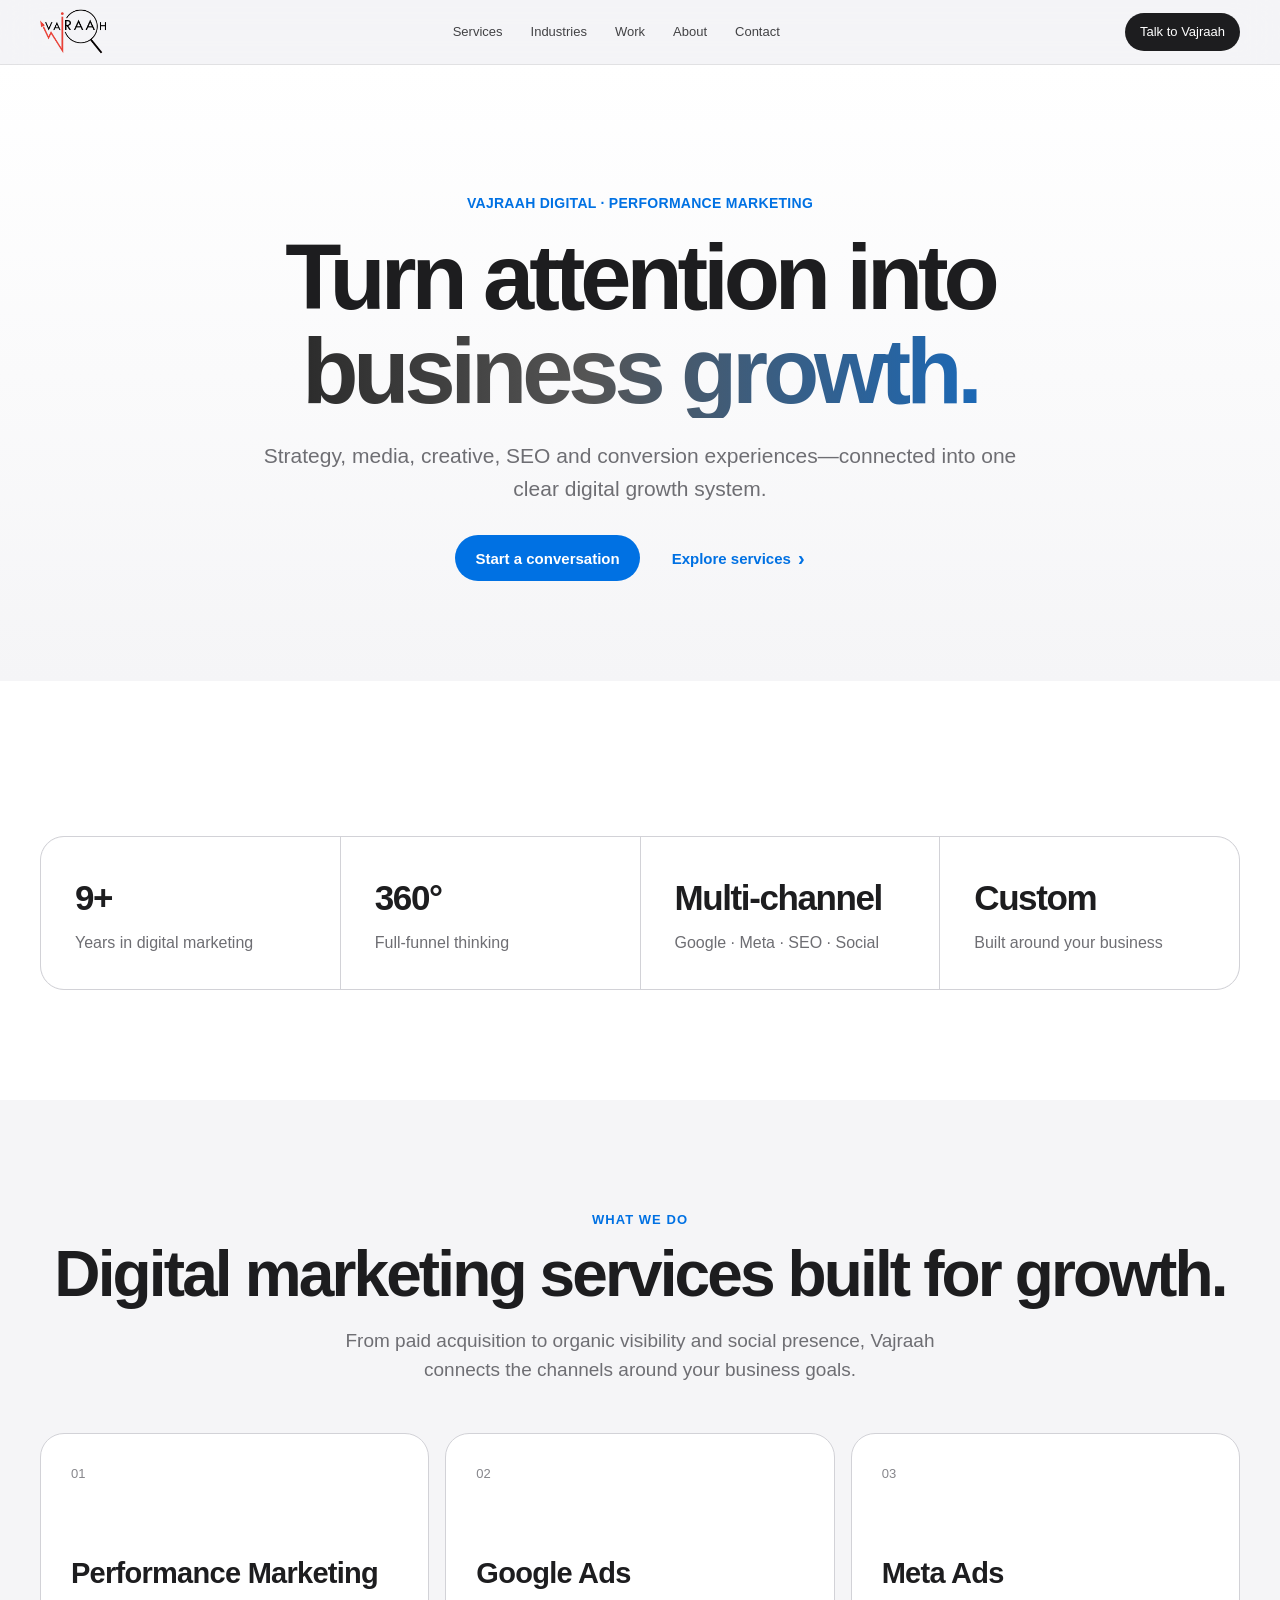
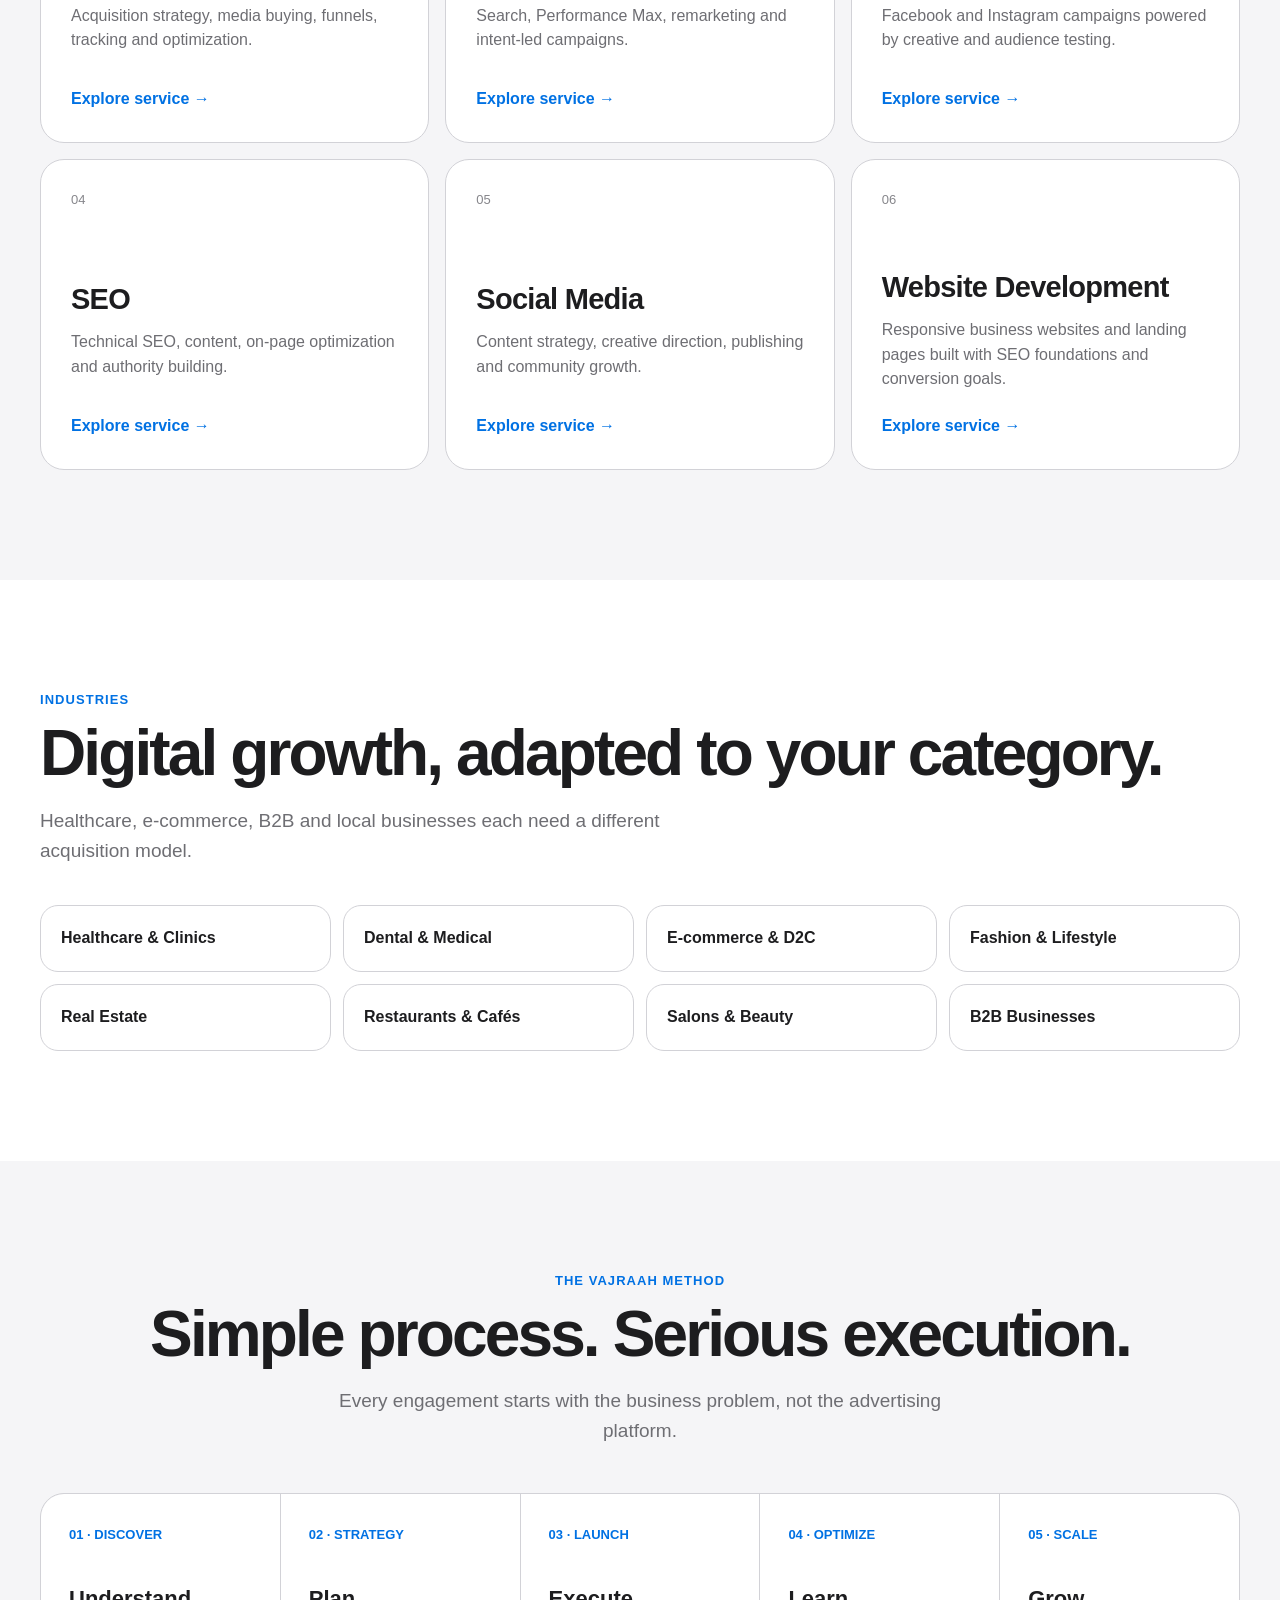
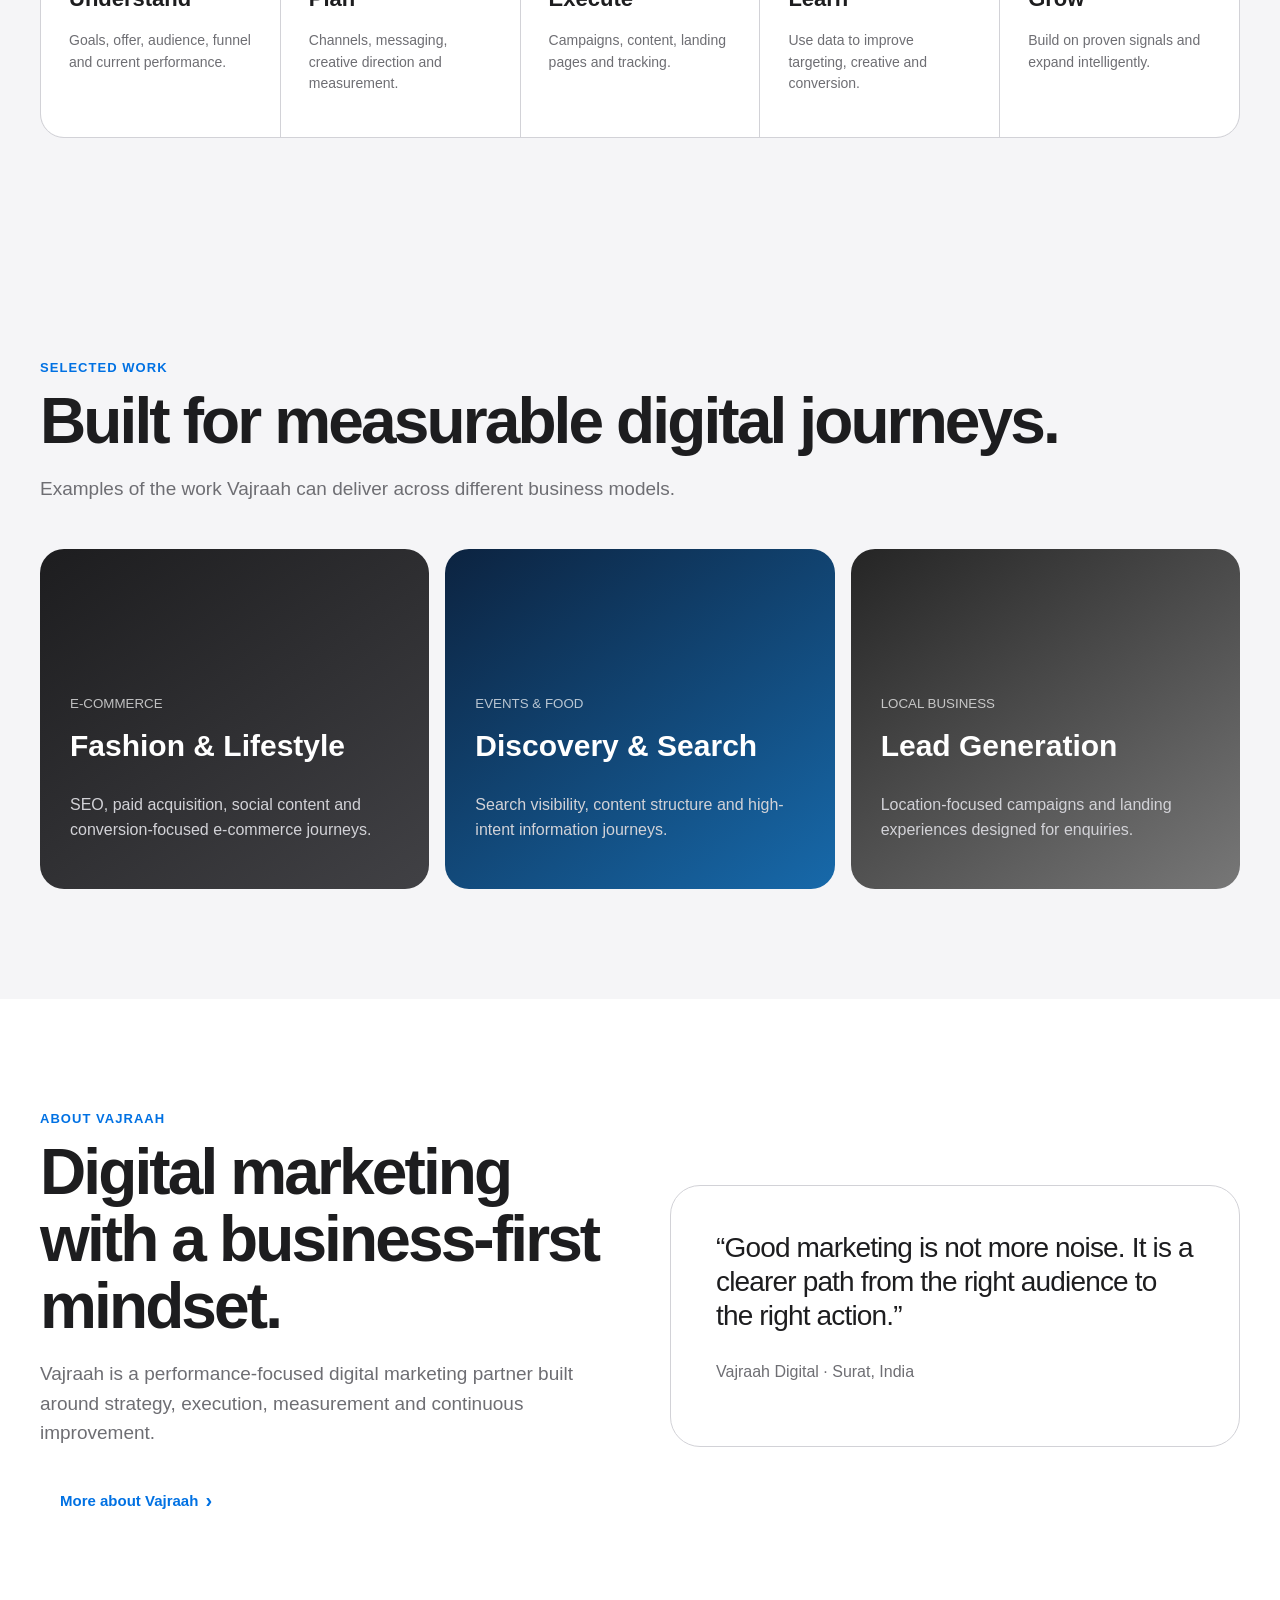
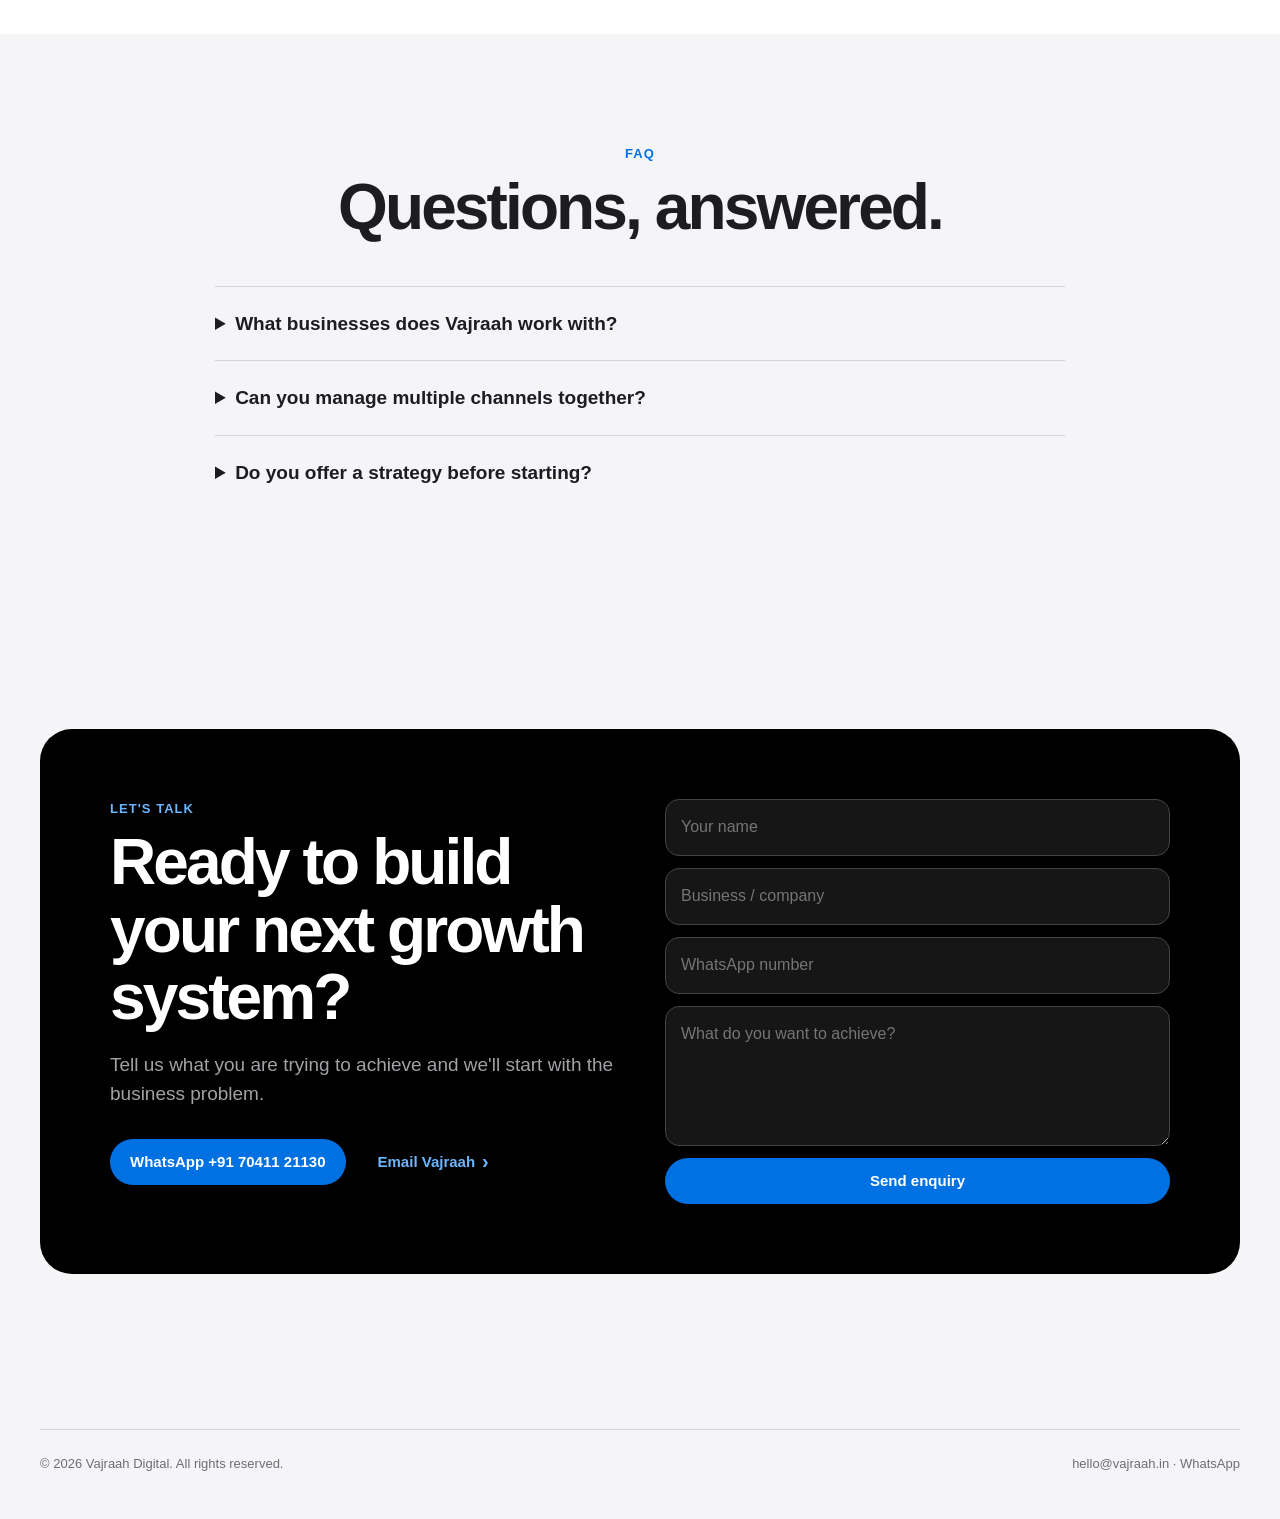
<file: index.html>
<!doctype html>
<html lang="en">
<head>
<meta charset="utf-8"><meta name="viewport" content="width=device-width,initial-scale=1">
<title>Digital Marketing Agency in Surat | Vajraah Digital</title>
<meta name="description" content="Vajraah Digital is a digital marketing agency in Surat, Gujarat offering Google Ads, Meta Ads, performance marketing, SEO and social media management for growth-focused businesses.">
<link rel="canonical" href="https://vajraah.in/"><meta name="theme-color" content="#f5f5f7"><meta name="robots" content="index, follow, max-image-preview:large"><meta name="author" content="Vajraah Digital"><meta name="keywords" content="digital marketing agency in Surat, digital marketing company Surat, performance marketing agency Surat, Google Ads agency Surat, Meta Ads agency Surat, SEO agency Surat, social media management Surat">
<link rel="stylesheet" href="styles.css"><meta property="og:type" content="website"><meta property="og:title" content="Vajraah Digital | Digital Marketing Agency in Surat"><meta property="og:description" content="Google Ads, Meta Ads, performance marketing, SEO and social media management for growth-focused businesses."><meta property="og:url" content="https://vajraah.in/"><meta property="og:image" content="https://vajraah.in/vajraah-logo.webp"><meta name="twitter:card" content="summary_large_image"><script defer src="script.js"></script>
<script type="application/ld+json">{"@context":"https://schema.org","@type":"ProfessionalService","name":"Vajraah Digital","url":"https://vajraah.in/","telephone":"+91-7041121130","areaServed":"India","serviceType":["Performance Marketing","Google Ads","Meta Ads","SEO","Social Media Management","Website Development"],"address":{"@type":"PostalAddress","addressLocality":"Surat","addressRegion":"Gujarat","addressCountry":"IN"}}</script>
<script async src="https://www.googletagmanager.com/gtag/js?id=G-N3TERRL4EP"></script>
<script>
window.dataLayer = window.dataLayer || [];
function gtag(){dataLayer.push(arguments);}
gtag('js', new Date());
gtag('config', 'G-N3TERRL4EP');
</script>

  <meta name="google-site-verification" content="Id0PRP-y_Hmoh4SQvx0DTCDT2vXqIjkA49xg9mM2JuE" />
<!-- Google Tag Manager -->
<script>(function(w,d,s,l,i){w[l]=w[l]||[];w[l].push({'gtm.start':
new Date().getTime(),event:'gtm.js'});var f=d.getElementsByTagName(s)[0],
j=d.createElement(s),dl=l!='dataLayer'?'&l='+l:'';j.async=true;j.src=
'https://www.googletagmanager.com/gtm.js?id='+i+dl;f.parentNode.insertBefore(j,f);
})(window,document,'script','dataLayer','GTM-KSPBQ6FC');</script>
<!-- End Google Tag Manager -->
<!-- Meta Pixel Code -->
<script>
!function(f,b,e,v,n,t,s)
{if(f.fbq)return;n=f.fbq=function(){n.callMethod?
n.callMethod.apply(n,arguments):n.queue.push(arguments)};
if(!f._fbq)f._fbq=n;n.push=n;n.loaded=!0;n.version='2.0';
n.queue=[];t=b.createElement(e);t.async=!0;
t.src=v;s=b.getElementsByTagName(e)[0];
s.parentNode.insertBefore(t,s)}(window, document,'script',
'https://connect.facebook.net/en_US/fbevents.js');
fbq('init', '3639084446418063');
fbq('track', 'PageView');
</script>
<!-- End Meta Pixel Code -->
</head>
<body>
<!-- Meta Pixel Code (noscript) -->
<noscript><img height="1" width="1" style="display:none"
src="https://www.facebook.com/tr?id=3639084446418063&ev=PageView&noscript=1"
/></noscript>
<!-- End Meta Pixel Code (noscript) -->
<!-- Google Tag Manager (noscript) -->
<noscript><iframe src="https://www.googletagmanager.com/ns.html?id=GTM-KSPBQ6FC"
height="0" width="0" style="display:none;visibility:hidden"></iframe></noscript>
<!-- End Google Tag Manager (noscript) -->
<header class="nav"><div class="wrap navin"><a class="brand" href="./"><img src="./vajraah-logo.webp" alt="Vajraah Digital"></a><nav class="links"><a href="./#services">Services</a><a href="./#industries">Industries</a><a href="./#work">Work</a><a href="./#about">About</a><a href="./#contact">Contact</a></nav><a class="navcta" href="https://wa.me/917041121130">Talk to Vajraah</a><div class="mobile-actions"><a class="mobile-wa" href="https://wa.me/917041121130" aria-label="WhatsApp Vajraah"><svg viewBox="0 0 24 24" aria-hidden="true"><path d="M20.5 3.5A11.8 11.8 0 0 0 12.1 0C5.6 0 .4 5.2.4 11.7c0 2.1.6 4.1 1.6 5.9L.3 23.7l6.2-1.6c1.7.9 3.6 1.3 5.5 1.3h.1c6.4 0 11.7-5.2 11.7-11.7 0-3.1-1.2-6.1-3.3-8.2ZM12.1 21.4c-1.7 0-3.4-.5-4.9-1.3l-.4-.2-3.7 1 1-3.6-.2-.4c-1-1.5-1.5-3.3-1.5-5.1C2.4 6.1 6.8 1.8 12.1 1.8c2.5 0 4.9 1 6.7 2.8a9.4 9.4 0 0 1 2.8 6.7c0 5.3-4.3 9.6-9.5 9.6Zm5.3-7.2c-.3-.2-1.8-.9-2.1-1-.3-.1-.5-.2-.7.2-.2.3-.8 1-.9 1.2-.2.2-.3.2-.6.1-1.6-.8-2.7-1.4-3.8-3.2-.3-.5.3-.5.8-1.6.1-.2.1-.4 0-.6-.1-.2-.7-1.7-1-2.3-.3-.6-.5-.5-.7-.5h-.6c-.2 0-.6.1-.9.4-.3.3-1.1 1.1-1.1 2.6s1.1 3 1.3 3.2c.2.2 2.2 3.4 5.4 4.7.8.3 1.4.5 1.9.7.8.2 1.5.2 2.1.1.7-.1 1.8-.7 2-1.4.3-.7.3-1.3.2-1.4-.1-.2-.3-.2-.6-.3Z"/></svg></a><button class="menu-toggle" type="button" aria-label="Open menu" aria-expanded="false"><svg viewBox="0 0 24 24" aria-hidden="true"><path d="M4 7h16M4 12h16M4 17h16"/></svg></button></div></div><div class="mobile-menu" aria-hidden="true"><nav><a href="./#services">Services</a><a href="./#industries">Industries</a><a href="./#work">Work</a><a href="./#about">About</a><a href="./#contact">Contact</a></nav><a class="mobile-menu-cta" href="https://wa.me/917041121130">Start on WhatsApp</a></div></header>
<main>
<section class="hero"><div class="wrap reveal"><div class="eyebrow">VAJRAAH DIGITAL · PERFORMANCE MARKETING</div><h1>Turn attention into <span>business growth.</span></h1><p>Strategy, media, creative, SEO and conversion experiences—connected into one clear digital growth system.</p><div class="actions"><a class="btn primary" href="https://wa.me/917041121130">Start a conversation</a><a class="btn secondary" href="#services">Explore services</a></div></div></section>
<section class="section alt"><div class="wrap"><div class="metrics reveal"><div class="metric"><strong>9+</strong><span>Years in digital marketing</span></div><div class="metric"><strong>360°</strong><span>Full-funnel thinking</span></div><div class="metric"><strong>Multi-channel</strong><span>Google · Meta · SEO · Social</span></div><div class="metric"><strong>Custom</strong><span>Built around your business</span></div></div></div></section>
<section class="section" id="services"><div class="wrap"><div class="center reveal"><div class="kicker">WHAT WE DO</div><h2>Digital marketing services built for growth.</h2><p class="lead">From paid acquisition to organic visibility and social presence, Vajraah connects the channels around your business goals.</p></div><div class="service-grid">
<a class="service reveal" href="services/performance-marketing.html"><span class="service-num">01</span><div><h3>Performance Marketing</h3><p>Acquisition strategy, media buying, funnels, tracking and optimization.</p></div><span class="arrow">Explore service →</span></a>
<a class="service reveal" href="services/google-ads.html"><span class="service-num">02</span><div><h3>Google Ads</h3><p>Search, Performance Max, remarketing and intent-led campaigns.</p></div><span class="arrow">Explore service →</span></a>
<a class="service reveal" href="services/meta-ads.html"><span class="service-num">03</span><div><h3>Meta Ads</h3><p>Facebook and Instagram campaigns powered by creative and audience testing.</p></div><span class="arrow">Explore service →</span></a>
<a class="service reveal" href="services/seo.html"><span class="service-num">04</span><div><h3>SEO</h3><p>Technical SEO, content, on-page optimization and authority building.</p></div><span class="arrow">Explore service →</span></a>
<a class="service reveal" href="services/social-media.html"><span class="service-num">05</span><div><h3>Social Media</h3><p>Content strategy, creative direction, publishing and community growth.</p></div><span class="arrow">Explore service →</span></a>
<a class="service reveal" href="services/web-development.html"><span class="service-num">06</span><div><h3>Website Development</h3><p>Responsive business websites and landing pages built with SEO foundations and conversion goals.</p></div><span class="arrow">Explore service →</span></a>

</div></div></section>
<section class="section alt" id="industries"><div class="wrap"><div class="reveal"><div class="kicker">INDUSTRIES</div><h2>Digital growth, adapted to your category.</h2><p class="lead">Healthcare, e-commerce, B2B and local businesses each need a different acquisition model.</p></div><div class="pill-grid"><div class="pill reveal">Healthcare & Clinics</div><div class="pill reveal">Dental & Medical</div><div class="pill reveal">E-commerce & D2C</div><div class="pill reveal">Fashion & Lifestyle</div><div class="pill reveal">Real Estate</div><div class="pill reveal">Restaurants & Cafés</div><div class="pill reveal">Salons & Beauty</div><div class="pill reveal">B2B Businesses</div></div></div></section>
<section class="section"><div class="wrap"><div class="center reveal"><div class="kicker">THE VAJRAAH METHOD</div><h2>Simple process. Serious execution.</h2><p class="lead">Every engagement starts with the business problem, not the advertising platform.</p></div><div class="process"><div class="step reveal"><b>01 · DISCOVER</b><h3>Understand</h3><p>Goals, offer, audience, funnel and current performance.</p></div><div class="step reveal"><b>02 · STRATEGY</b><h3>Plan</h3><p>Channels, messaging, creative direction and measurement.</p></div><div class="step reveal"><b>03 · LAUNCH</b><h3>Execute</h3><p>Campaigns, content, landing pages and tracking.</p></div><div class="step reveal"><b>04 · OPTIMIZE</b><h3>Learn</h3><p>Use data to improve targeting, creative and conversion.</p></div><div class="step reveal"><b>05 · SCALE</b><h3>Grow</h3><p>Build on proven signals and expand intelligently.</p></div></div></div></section>
<section class="section" id="work"><div class="wrap"><div class="reveal"><div class="kicker">SELECTED WORK</div><h2>Built for measurable digital journeys.</h2><p class="lead">Examples of the work Vajraah can deliver across different business models.</p></div><div class="work-grid"><article class="work reveal"><small>E-COMMERCE</small><h3>Fashion & Lifestyle</h3><p>SEO, paid acquisition, social content and conversion-focused e-commerce journeys.</p></article><article class="work reveal"><small>EVENTS & FOOD</small><h3>Discovery & Search</h3><p>Search visibility, content structure and high-intent information journeys.</p></article><article class="work reveal"><small>LOCAL BUSINESS</small><h3>Lead Generation</h3><p>Location-focused campaigns and landing experiences designed for enquiries.</p></article></div></div></section>
<section class="section alt" id="about"><div class="wrap about"><div class="reveal"><div class="kicker">ABOUT VAJRAAH</div><h2>Digital marketing with a business-first mindset.</h2><p class="lead">Vajraah is a performance-focused digital marketing partner built around strategy, execution, measurement and continuous improvement.</p><div class="actions" style="justify-content:flex-start"><a class="btn secondary" href="about.html">More about Vajraah</a></div></div><div class="about-card reveal"><div class="quote">“Good marketing is not more noise. It is a clearer path from the right audience to the right action.”</div><p style="color:var(--muted);margin-top:28px">Vajraah Digital · Surat, India</p></div></div></section>
<section class="section"><div class="wrap"><div class="center reveal"><div class="kicker">FAQ</div><h2>Questions, answered.</h2></div><div class="faq reveal"><details><summary>What businesses does Vajraah work with?</summary><p>We work across healthcare, e-commerce, B2B, fashion, real estate, hospitality, beauty and other service-led businesses.</p></details><details><summary>Can you manage multiple channels together?</summary><p>Yes. We can combine Google Ads, Meta Ads, SEO, social media, websites and conversion work around one business objective.</p></details><details><summary>Do you offer a strategy before starting?</summary><p>Yes. We begin by understanding your business, audience, offer, current funnel and goals before recommending execution.</p></details></div></div></section>
<section class="section" id="contact"><div class="wrap contact reveal"><div><div class="kicker" style="color:#6cb6ff">LET'S TALK</div><h2>Ready to build your next growth system?</h2><p class="lead">Tell us what you are trying to achieve and we'll start with the business problem.</p><div class="actions" style="justify-content:flex-start"><a class="btn primary" href="https://wa.me/917041121130">WhatsApp +91 70411 21130</a><a class="btn secondary" style="color:#6cb6ff" href="mailto:hello@vajraah.in">Email Vajraah</a></div></div><form action="https://formsubmit.co/YOUR_EMAIL@example.com" method="POST"><input name="name" placeholder="Your name" required><input name="business" placeholder="Business / company" required><input name="phone" placeholder="WhatsApp number" required><textarea name="message" placeholder="What do you want to achieve?" required></textarea><input type="hidden" name="_subject" value="New enquiry from Vajraah.in"><input type="hidden" name="_captcha" value="false"><button class="btn primary" type="submit" style="border:0;cursor:pointer">Send enquiry</button></form></div></section>
</main>
<footer class="footer"><div class="wrap footerin"><div>© <span data-year></span> Vajraah Digital. All rights reserved.</div><div><a href="mailto:hello@vajraah.in">hello@vajraah.in</a> · <a href="https://wa.me/917041121130">WhatsApp</a></div></div></footer>
</body></html>
</file>
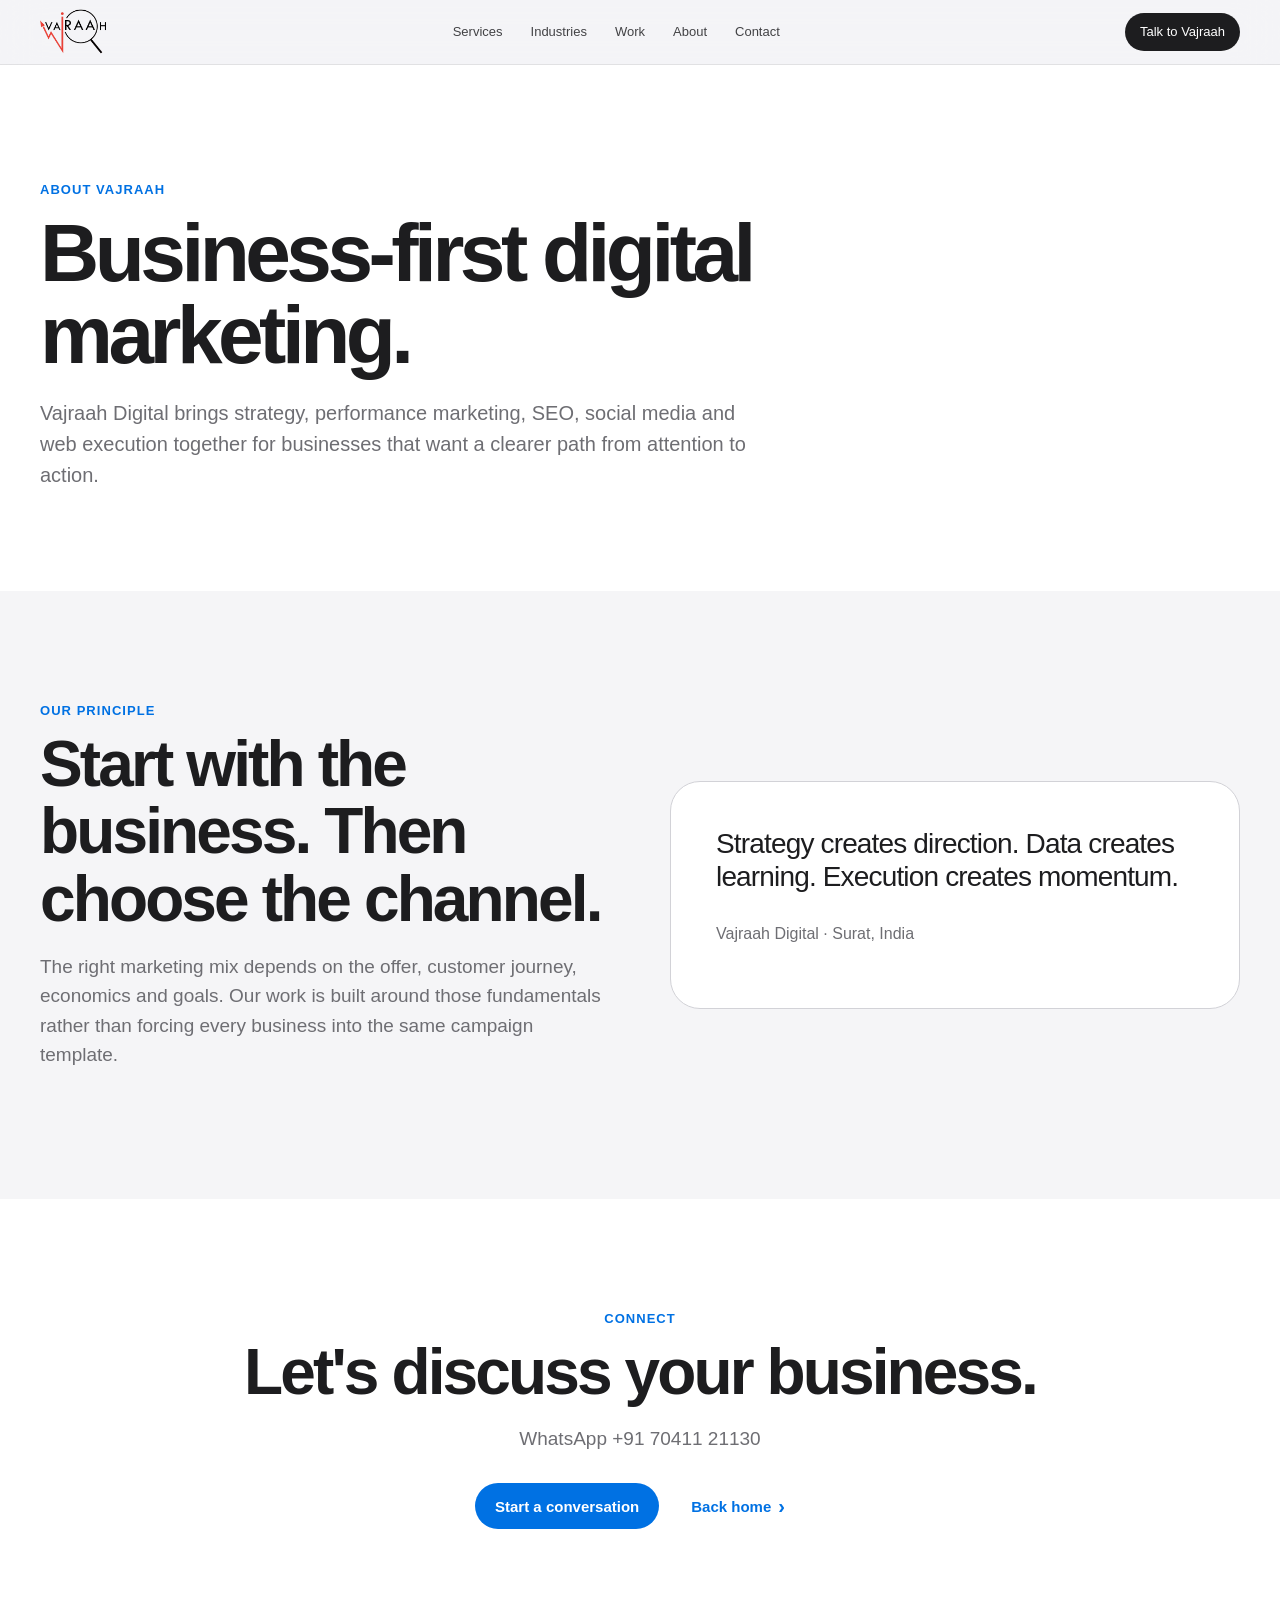
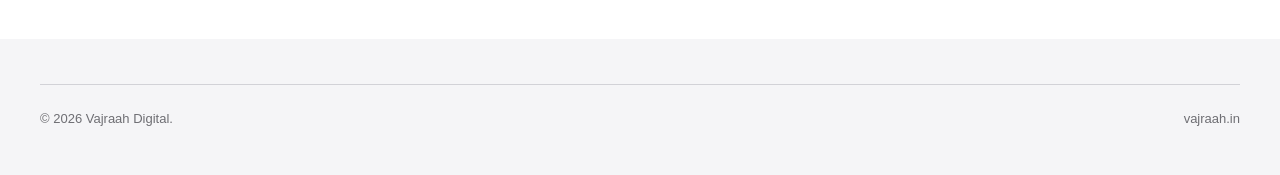
<file: about.html>
<!doctype html><html lang="en"><head><meta charset="utf-8"><meta name="viewport" content="width=device-width,initial-scale=1"><meta name="robots" content="index, follow"><title>About Vajraah Digital | Digital Marketing Agency in Surat</title><meta name="description" content="Learn about Vajraah Digital, a performance-focused digital marketing agency in Surat helping businesses grow through paid media, SEO, social media and websites."><link rel="canonical" href="https://vajraah.in/about.html"><link rel="stylesheet" href="styles.css"><script defer src="script.js"></script><script async src="https://www.googletagmanager.com/gtag/js?id=G-N3TERRL4EP"></script>
<script>
window.dataLayer = window.dataLayer || [];
function gtag(){dataLayer.push(arguments);}
gtag('js', new Date());
gtag('config', 'G-N3TERRL4EP');
</script>
<!-- Google Tag Manager -->
<script>(function(w,d,s,l,i){w[l]=w[l]||[];w[l].push({'gtm.start':
new Date().getTime(),event:'gtm.js'});var f=d.getElementsByTagName(s)[0],
j=d.createElement(s),dl=l!='dataLayer'?'&l='+l:'';j.async=true;j.src=
'https://www.googletagmanager.com/gtm.js?id='+i+dl;f.parentNode.insertBefore(j,f);
})(window,document,'script','dataLayer','GTM-KSPBQ6FC');</script>
<!-- End Google Tag Manager -->
<!-- Meta Pixel Code -->
<script>
!function(f,b,e,v,n,t,s)
{if(f.fbq)return;n=f.fbq=function(){n.callMethod?
n.callMethod.apply(n,arguments):n.queue.push(arguments)};
if(!f._fbq)f._fbq=n;n.push=n;n.loaded=!0;n.version='2.0';
n.queue=[];t=b.createElement(e);t.async=!0;
t.src=v;s=b.getElementsByTagName(e)[0];
s.parentNode.insertBefore(t,s)}(window, document,'script',
'https://connect.facebook.net/en_US/fbevents.js');
fbq('init', '3639084446418063');
fbq('track', 'PageView');
</script>
<!-- End Meta Pixel Code -->
</head><body>
<!-- Meta Pixel Code (noscript) -->
<noscript><img height="1" width="1" style="display:none"
src="https://www.facebook.com/tr?id=3639084446418063&ev=PageView&noscript=1"
/></noscript>
<!-- End Meta Pixel Code (noscript) -->
<!-- Google Tag Manager (noscript) -->
<noscript><iframe src="https://www.googletagmanager.com/ns.html?id=GTM-KSPBQ6FC"
height="0" width="0" style="display:none;visibility:hidden"></iframe></noscript>
<!-- End Google Tag Manager (noscript) --><header class="nav"><div class="wrap navin"><a class="brand" href="./"><img src="./vajraah-logo.webp" alt="Vajraah Digital"></a><nav class="links"><a href="./#services">Services</a><a href="./#industries">Industries</a><a href="./#work">Work</a><a href="./#about">About</a><a href="./#contact">Contact</a></nav><a class="navcta" href="https://wa.me/917041121130">Talk to Vajraah</a><div class="mobile-actions"><a class="mobile-wa" href="https://wa.me/917041121130" aria-label="WhatsApp Vajraah"><svg viewBox="0 0 24 24" aria-hidden="true"><path d="M20.5 3.5A11.8 11.8 0 0 0 12.1 0C5.6 0 .4 5.2.4 11.7c0 2.1.6 4.1 1.6 5.9L.3 23.7l6.2-1.6c1.7.9 3.6 1.3 5.5 1.3h.1c6.4 0 11.7-5.2 11.7-11.7 0-3.1-1.2-6.1-3.3-8.2ZM12.1 21.4c-1.7 0-3.4-.5-4.9-1.3l-.4-.2-3.7 1 1-3.6-.2-.4c-1-1.5-1.5-3.3-1.5-5.1C2.4 6.1 6.8 1.8 12.1 1.8c2.5 0 4.9 1 6.7 2.8a9.4 9.4 0 0 1 2.8 6.7c0 5.3-4.3 9.6-9.5 9.6Zm5.3-7.2c-.3-.2-1.8-.9-2.1-1-.3-.1-.5-.2-.7.2-.2.3-.8 1-.9 1.2-.2.2-.3.2-.6.1-1.6-.8-2.7-1.4-3.8-3.2-.3-.5.3-.5.8-1.6.1-.2.1-.4 0-.6-.1-.2-.7-1.7-1-2.3-.3-.6-.5-.5-.7-.5h-.6c-.2 0-.6.1-.9.4-.3.3-1.1 1.1-1.1 2.6s1.1 3 1.3 3.2c.2.2 2.2 3.4 5.4 4.7.8.3 1.4.5 1.9.7.8.2 1.5.2 2.1.1.7-.1 1.8-.7 2-1.4.3-.7.3-1.3.2-1.4-.1-.2-.3-.2-.6-.3Z"/></svg></a><button class="menu-toggle" type="button" aria-label="Open menu" aria-expanded="false"><svg viewBox="0 0 24 24" aria-hidden="true"><path d="M4 7h16M4 12h16M4 17h16"/></svg></button></div></div><div class="mobile-menu" aria-hidden="true"><nav><a href="./#services">Services</a><a href="./#industries">Industries</a><a href="./#work">Work</a><a href="./#about">About</a><a href="./#contact">Contact</a></nav><a class="mobile-menu-cta" href="https://wa.me/917041121130">Start on WhatsApp</a></div></header><main><section class="service-hero"><div class="wrap reveal"><div class="kicker">ABOUT VAJRAAH</div><h1>Business-first digital marketing.</h1><p>Vajraah Digital brings strategy, performance marketing, SEO, social media and web execution together for businesses that want a clearer path from attention to action.</p></div></section><section class="section"><div class="wrap about"><div class="reveal"><div class="kicker">OUR PRINCIPLE</div><h2>Start with the business. Then choose the channel.</h2><p class="lead">The right marketing mix depends on the offer, customer journey, economics and goals. Our work is built around those fundamentals rather than forcing every business into the same campaign template.</p></div><div class="about-card reveal"><div class="quote">Strategy creates direction. Data creates learning. Execution creates momentum.</div><p style="color:var(--muted);margin-top:28px">Vajraah Digital · Surat, India</p></div></div></section><section class="section alt"><div class="wrap center reveal"><div class="kicker">CONNECT</div><h2>Let's discuss your business.</h2><p class="lead">WhatsApp +91 70411 21130</p><div class="actions"><a class="btn primary" href="https://wa.me/917041121130">Start a conversation</a><a class="btn secondary" href="/">Back home</a></div></div></section></main><footer class="footer"><div class="wrap footerin"><div>© <span data-year></span> Vajraah Digital.</div><a href="/">vajraah.in</a></div></footer></body></html>
</file>
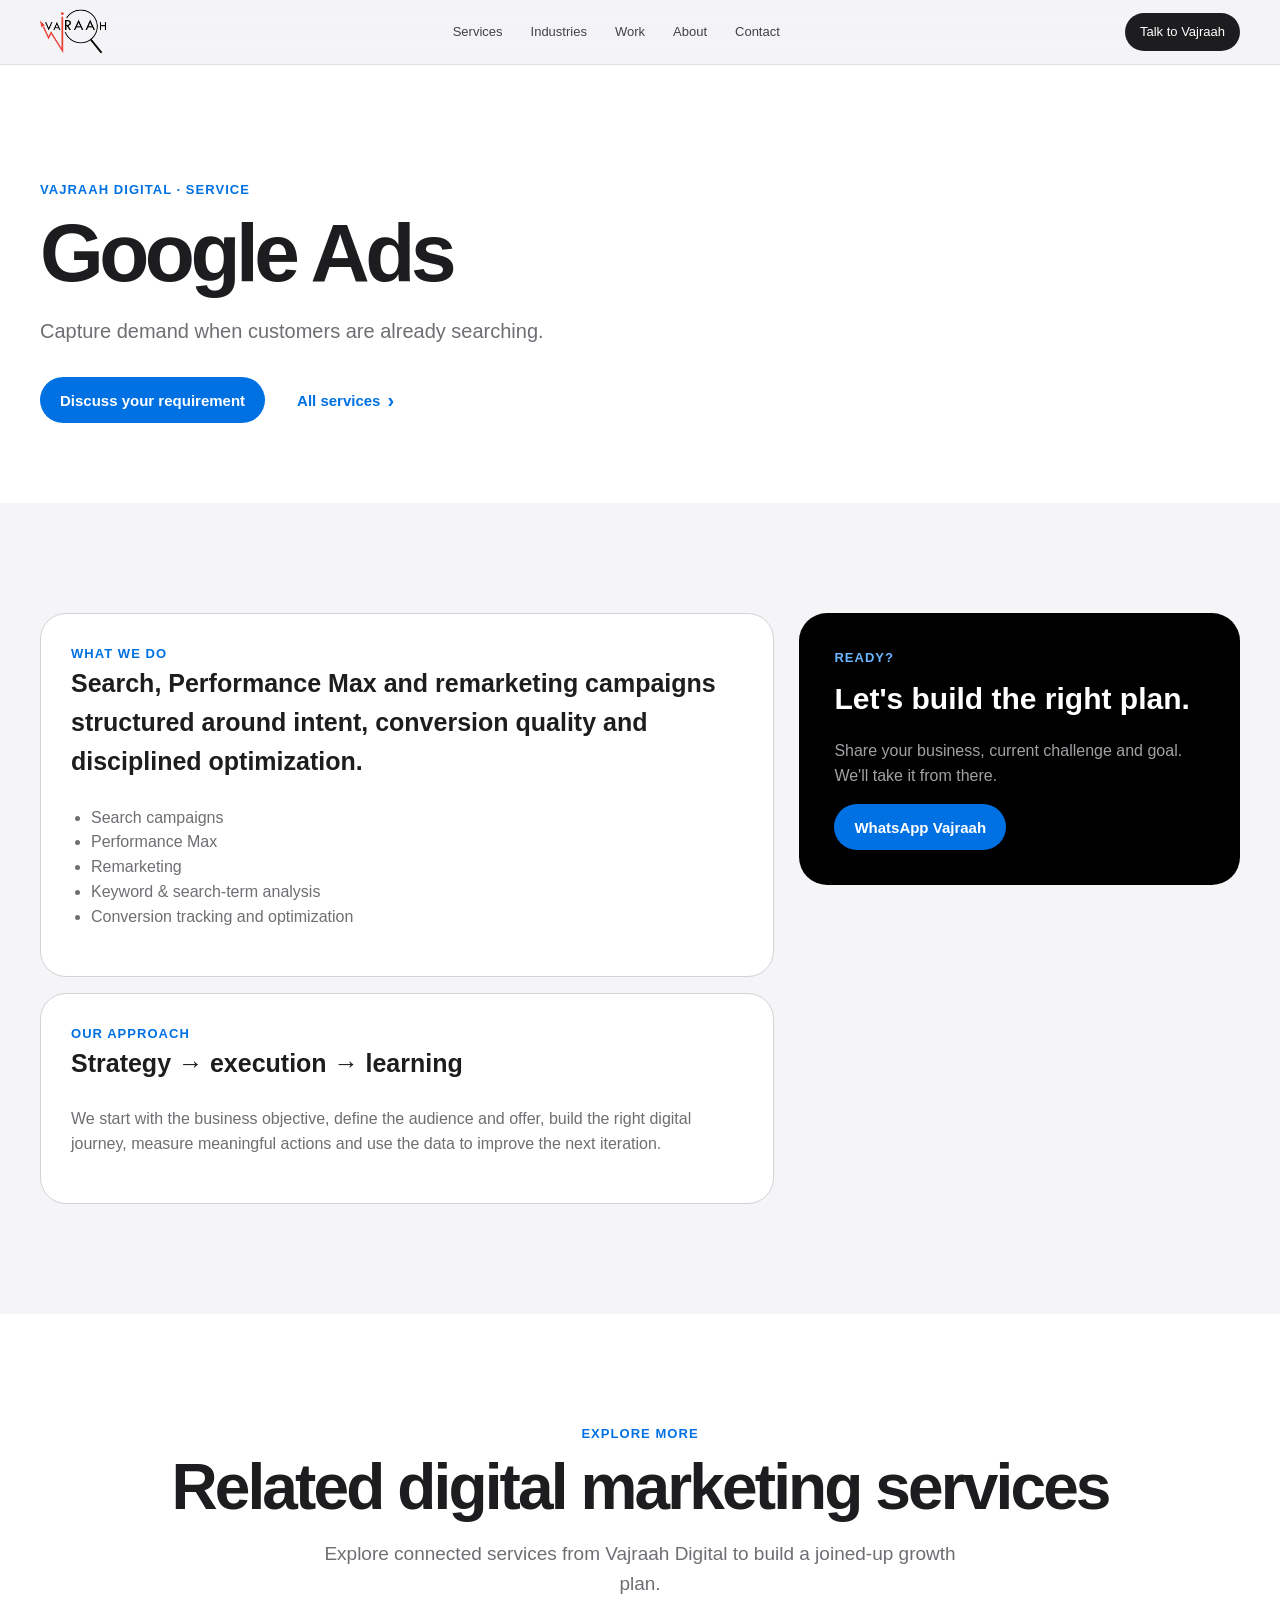
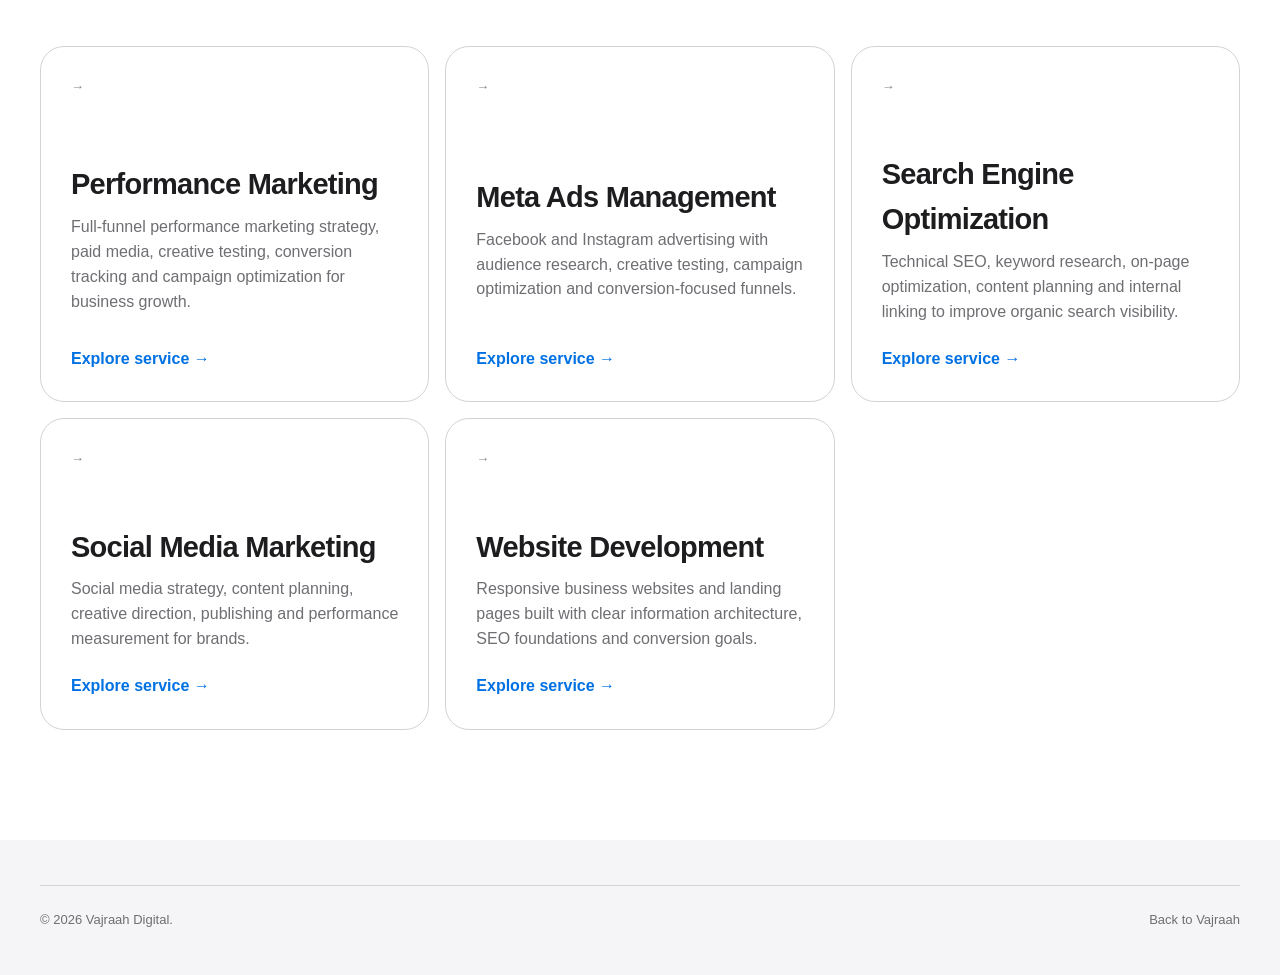
<file: services/google-ads.html>
<!doctype html><html lang="en"><head><meta charset="utf-8"><meta name="viewport" content="width=device-width,initial-scale=1"><meta name="robots" content="index, follow, max-image-preview:large"><title>Google Ads Agency in Surat | Vajraah Digital</title><meta name="description" content="Search, Performance Max and remarketing campaigns structured around intent, conversion quality and disciplined optimization."><meta property="og:type" content="website"><meta property="og:title" content="Google Ads Agency in Surat | Vajraah Digital"><meta property="og:description" content="Search, Performance Max and remarketing campaigns structured around intent, conversion quality and disciplined optimization."><meta property="og:url" content="https://vajraah.in/services/google-ads.html"><meta property="og:image" content="https://vajraah.in/vajraah-logo.webp"><link rel="canonical" href="https://vajraah.in/services/google-ads.html"><link rel="stylesheet" href="../styles.css"><script defer src="../script.js"></script><script async src="https://www.googletagmanager.com/gtag/js?id=G-N3TERRL4EP"></script>
<script>
window.dataLayer = window.dataLayer || [];
function gtag(){dataLayer.push(arguments);}
gtag('js', new Date());
gtag('config', 'G-N3TERRL4EP');
</script>
<script type="application/ld+json">{"@context":"https://schema.org","@type":"Service","name":"Google Ads Management","serviceType":"Google Ads Management","url":"https://vajraah.in/services/google-ads.html","description":"Google Search, Performance Max, remarketing, keyword research and conversion tracking managed around measurable business goals.","provider":{"@type":"ProfessionalService","name":"Vajraah Digital","url":"https://vajraah.in/","telephone":"+91-7041121130","address":{"@type":"PostalAddress","addressLocality":"Surat","addressRegion":"Gujarat","addressCountry":"IN"}},"areaServed":{"@type":"Country","name":"India"}}</script><!-- Google Tag Manager -->
<script>(function(w,d,s,l,i){w[l]=w[l]||[];w[l].push({'gtm.start':
new Date().getTime(),event:'gtm.js'});var f=d.getElementsByTagName(s)[0],
j=d.createElement(s),dl=l!='dataLayer'?'&l='+l:'';j.async=true;j.src=
'https://www.googletagmanager.com/gtm.js?id='+i+dl;f.parentNode.insertBefore(j,f);
})(window,document,'script','dataLayer','GTM-KSPBQ6FC');</script>
<!-- End Google Tag Manager -->
<!-- Meta Pixel Code -->
<script>
!function(f,b,e,v,n,t,s)
{if(f.fbq)return;n=f.fbq=function(){n.callMethod?
n.callMethod.apply(n,arguments):n.queue.push(arguments)};
if(!f._fbq)f._fbq=n;n.push=n;n.loaded=!0;n.version='2.0';
n.queue=[];t=b.createElement(e);t.async=!0;
t.src=v;s=b.getElementsByTagName(e)[0];
s.parentNode.insertBefore(t,s)}(window, document,'script',
'https://connect.facebook.net/en_US/fbevents.js');
fbq('init', '3639084446418063');
fbq('track', 'PageView');
</script>
<!-- End Meta Pixel Code -->
</head><body>
<!-- Meta Pixel Code (noscript) -->
<noscript><img height="1" width="1" style="display:none"
src="https://www.facebook.com/tr?id=3639084446418063&ev=PageView&noscript=1"
/></noscript>
<!-- End Meta Pixel Code (noscript) -->
<!-- Google Tag Manager (noscript) -->
<noscript><iframe src="https://www.googletagmanager.com/ns.html?id=GTM-KSPBQ6FC"
height="0" width="0" style="display:none;visibility:hidden"></iframe></noscript>
<!-- End Google Tag Manager (noscript) --><header class="nav"><div class="wrap navin"><a class="brand" href="../"><img src="../vajraah-logo.webp" alt="Vajraah Digital"></a><nav class="links"><a href="../#services">Services</a><a href="../#industries">Industries</a><a href="../#work">Work</a><a href="../#about">About</a><a href="../#contact">Contact</a></nav><a class="navcta" href="https://wa.me/917041121130">Talk to Vajraah</a><div class="mobile-actions"><a class="mobile-wa" href="https://wa.me/917041121130" aria-label="WhatsApp Vajraah"><svg viewBox="0 0 24 24" aria-hidden="true"><path d="M20.5 3.5A11.8 11.8 0 0 0 12.1 0C5.6 0 .4 5.2.4 11.7c0 2.1.6 4.1 1.6 5.9L.3 23.7l6.2-1.6c1.7.9 3.6 1.3 5.5 1.3h.1c6.4 0 11.7-5.2 11.7-11.7 0-3.1-1.2-6.1-3.3-8.2ZM12.1 21.4c-1.7 0-3.4-.5-4.9-1.3l-.4-.2-3.7 1 1-3.6-.2-.4c-1-1.5-1.5-3.3-1.5-5.1C2.4 6.1 6.8 1.8 12.1 1.8c2.5 0 4.9 1 6.7 2.8a9.4 9.4 0 0 1 2.8 6.7c0 5.3-4.3 9.6-9.5 9.6Zm5.3-7.2c-.3-.2-1.8-.9-2.1-1-.3-.1-.5-.2-.7.2-.2.3-.8 1-.9 1.2-.2.2-.3.2-.6.1-1.6-.8-2.7-1.4-3.8-3.2-.3-.5.3-.5.8-1.6.1-.2.1-.4 0-.6-.1-.2-.7-1.7-1-2.3-.3-.6-.5-.5-.7-.5h-.6c-.2 0-.6.1-.9.4-.3.3-1.1 1.1-1.1 2.6s1.1 3 1.3 3.2c.2.2 2.2 3.4 5.4 4.7.8.3 1.4.5 1.9.7.8.2 1.5.2 2.1.1.7-.1 1.8-.7 2-1.4.3-.7.3-1.3.2-1.4-.1-.2-.3-.2-.6-.3Z"/></svg></a><button class="menu-toggle" type="button" aria-label="Open menu" aria-expanded="false"><svg viewBox="0 0 24 24" aria-hidden="true"><path d="M4 7h16M4 12h16M4 17h16"/></svg></button></div></div><div class="mobile-menu" aria-hidden="true"><nav><a href="../#services">Services</a><a href="../#industries">Industries</a><a href="../#work">Work</a><a href="../#about">About</a><a href="../#contact">Contact</a></nav><a class="mobile-menu-cta" href="https://wa.me/917041121130">Start on WhatsApp</a></div></header><main><section class="service-hero"><div class="wrap reveal"><div class="kicker">VAJRAAH DIGITAL · SERVICE</div><h1>Google Ads</h1><p>Capture demand when customers are already searching.</p><div class="actions" style="justify-content:flex-start"><a class="btn primary" href="https://wa.me/917041121130">Discuss your requirement</a><a class="btn secondary" href="../#services">All services</a></div></div></section><section class="section"><div class="wrap service-layout"><div><div class="feature-card reveal"><div class="kicker">WHAT WE DO</div><h3>Search, Performance Max and remarketing campaigns structured around intent, conversion quality and disciplined optimization.</h3><ul><li>Search campaigns</li><li>Performance Max</li><li>Remarketing</li><li>Keyword & search-term analysis</li><li>Conversion tracking and optimization</li></ul></div><div class="feature-card reveal" style="margin-top:16px"><div class="kicker">OUR APPROACH</div><h3>Strategy → execution → learning</h3><p style="color:var(--muted)">We start with the business objective, define the audience and offer, build the right digital journey, measure meaningful actions and use the data to improve the next iteration.</p></div></div><aside class="sticky-card"><div class="cta-box reveal"><div class="kicker" style="color:#6cb6ff">READY?</div><h3 style="font-size:30px;margin:8px 0">Let's build the right plan.</h3><p>Share your business, current challenge and goal. We'll take it from there.</p><a class="btn primary" href="https://wa.me/917041121130">WhatsApp Vajraah</a></div></aside></div></section><section class="section alt" aria-labelledby="related-services-title"><div class="wrap"><div class="center reveal"><div class="kicker">EXPLORE MORE</div><h2 id="related-services-title">Related digital marketing services</h2><p class="lead">Explore connected services from Vajraah Digital to build a joined-up growth plan.</p></div><div class="service-grid">
<a class="service reveal" href="performance-marketing.html"><span class="service-num">→</span><div><h3>Performance Marketing</h3><p>Full-funnel performance marketing strategy, paid media, creative testing, conversion tracking and campaign optimization for business growth.</p></div><span class="arrow">Explore service →</span></a>
<a class="service reveal" href="meta-ads.html"><span class="service-num">→</span><div><h3>Meta Ads Management</h3><p>Facebook and Instagram advertising with audience research, creative testing, campaign optimization and conversion-focused funnels.</p></div><span class="arrow">Explore service →</span></a>
<a class="service reveal" href="seo.html"><span class="service-num">→</span><div><h3>Search Engine Optimization</h3><p>Technical SEO, keyword research, on-page optimization, content planning and internal linking to improve organic search visibility.</p></div><span class="arrow">Explore service →</span></a>
<a class="service reveal" href="social-media.html"><span class="service-num">→</span><div><h3>Social Media Marketing</h3><p>Social media strategy, content planning, creative direction, publishing and performance measurement for brands.</p></div><span class="arrow">Explore service →</span></a>
<a class="service reveal" href="web-development.html"><span class="service-num">→</span><div><h3>Website Development</h3><p>Responsive business websites and landing pages built with clear information architecture, SEO foundations and conversion goals.</p></div><span class="arrow">Explore service →</span></a>
</div></div></section></main><footer class="footer"><div class="wrap footerin"><div>© <span data-year></span> Vajraah Digital.</div><a href="../">Back to Vajraah</a></div></footer></body></html>
</file>
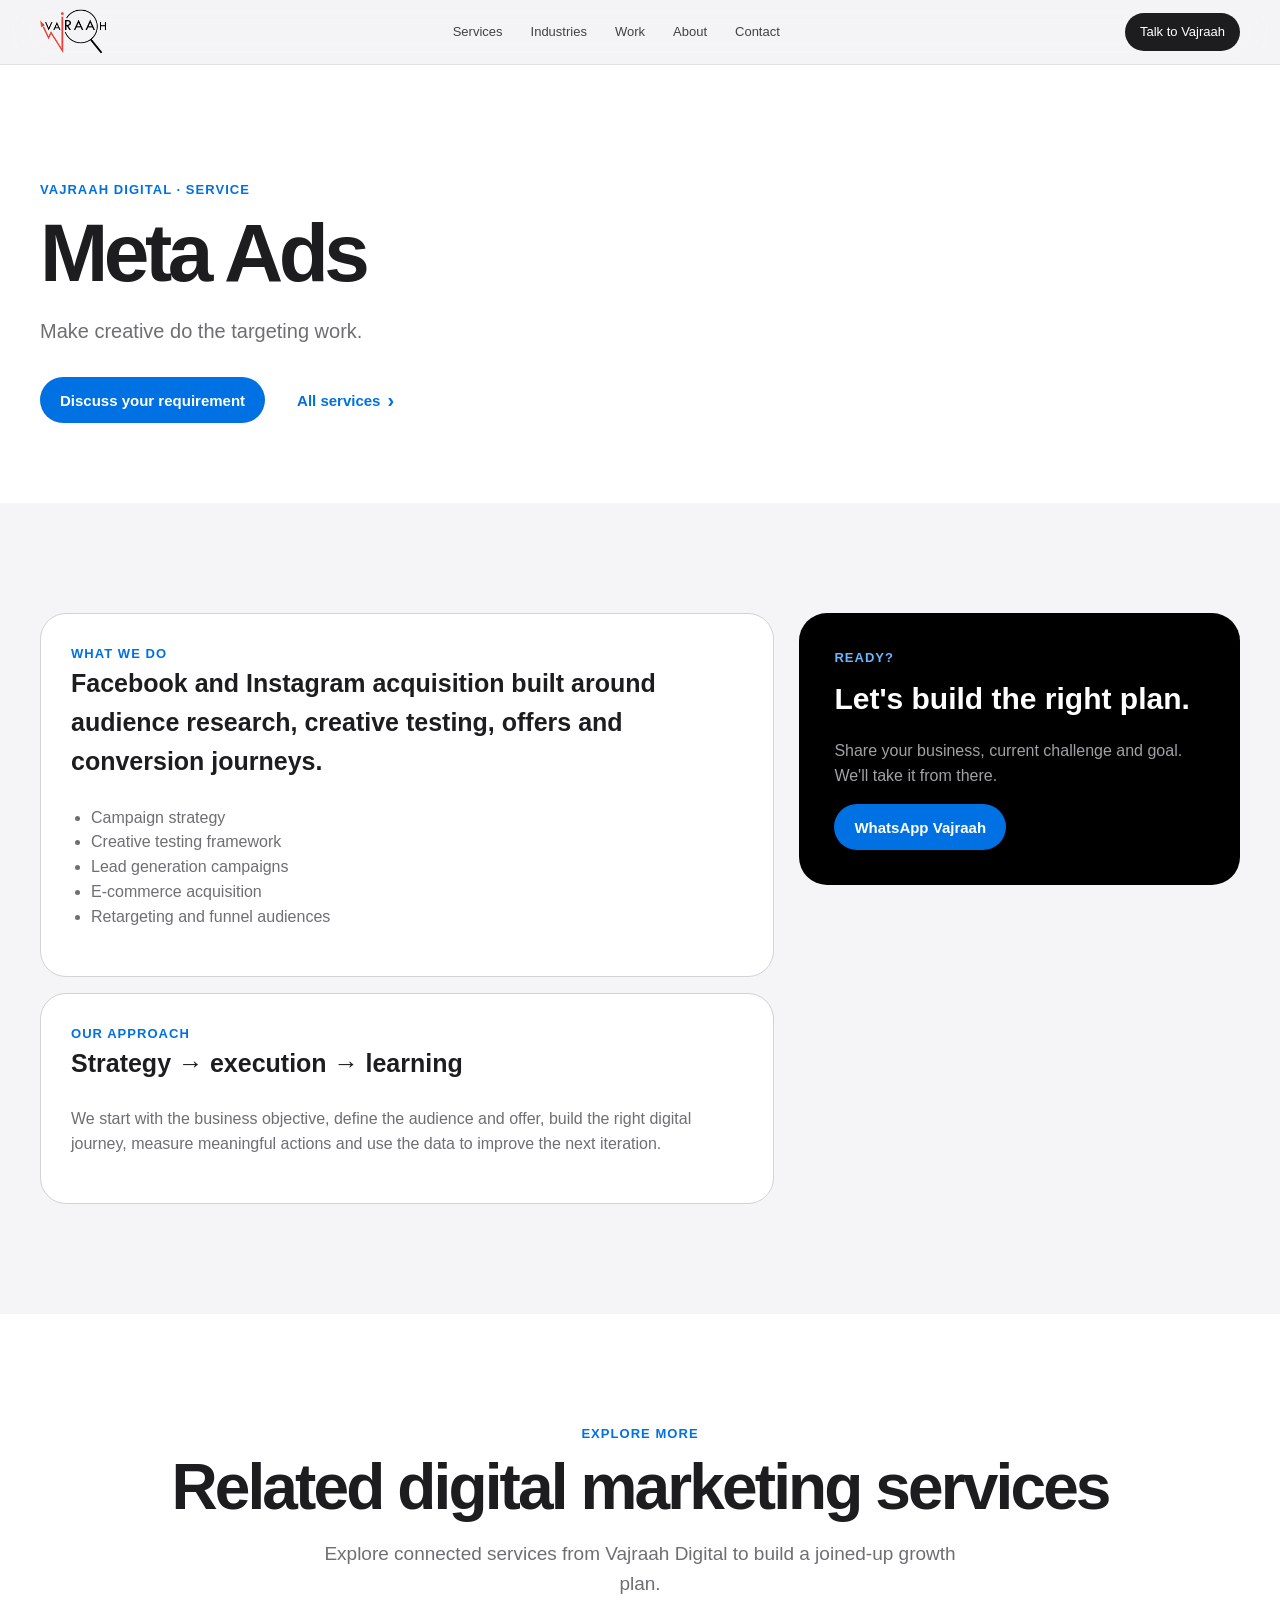
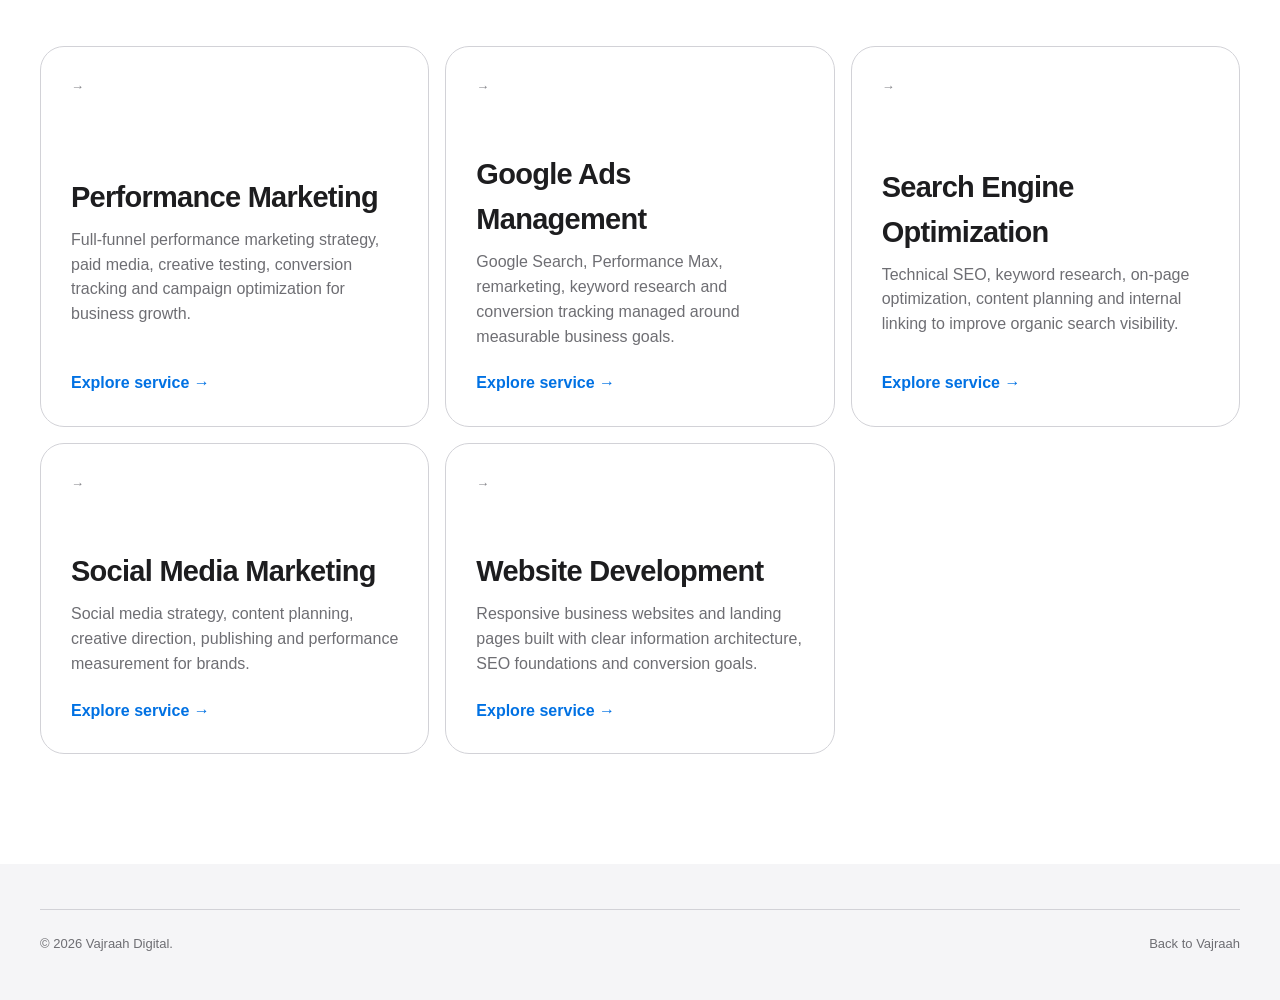
<file: services/meta-ads.html>
<!doctype html><html lang="en"><head><meta charset="utf-8"><meta name="viewport" content="width=device-width,initial-scale=1"><meta name="robots" content="index, follow, max-image-preview:large"><title>Meta Ads Agency in Surat | Vajraah Digital</title><meta name="description" content="Facebook and Instagram acquisition built around audience research, creative testing, offers and conversion journeys."><meta property="og:type" content="website"><meta property="og:title" content="Meta Ads Agency in Surat | Vajraah Digital"><meta property="og:description" content="Facebook and Instagram acquisition built around audience research, creative testing, offers and conversion journeys."><meta property="og:url" content="https://vajraah.in/services/meta-ads.html"><meta property="og:image" content="https://vajraah.in/vajraah-logo.webp"><link rel="canonical" href="https://vajraah.in/services/meta-ads.html"><link rel="stylesheet" href="../styles.css"><script defer src="../script.js"></script><script async src="https://www.googletagmanager.com/gtag/js?id=G-N3TERRL4EP"></script>
<script>
window.dataLayer = window.dataLayer || [];
function gtag(){dataLayer.push(arguments);}
gtag('js', new Date());
gtag('config', 'G-N3TERRL4EP');
</script>
<script type="application/ld+json">{"@context":"https://schema.org","@type":"Service","name":"Meta Ads Management","serviceType":"Meta Ads Management","url":"https://vajraah.in/services/meta-ads.html","description":"Facebook and Instagram advertising with audience research, creative testing, campaign optimization and conversion-focused funnels.","provider":{"@type":"ProfessionalService","name":"Vajraah Digital","url":"https://vajraah.in/","telephone":"+91-7041121130","address":{"@type":"PostalAddress","addressLocality":"Surat","addressRegion":"Gujarat","addressCountry":"IN"}},"areaServed":{"@type":"Country","name":"India"}}</script><!-- Google Tag Manager -->
<script>(function(w,d,s,l,i){w[l]=w[l]||[];w[l].push({'gtm.start':
new Date().getTime(),event:'gtm.js'});var f=d.getElementsByTagName(s)[0],
j=d.createElement(s),dl=l!='dataLayer'?'&l='+l:'';j.async=true;j.src=
'https://www.googletagmanager.com/gtm.js?id='+i+dl;f.parentNode.insertBefore(j,f);
})(window,document,'script','dataLayer','GTM-KSPBQ6FC');</script>
<!-- End Google Tag Manager -->
<!-- Meta Pixel Code -->
<script>
!function(f,b,e,v,n,t,s)
{if(f.fbq)return;n=f.fbq=function(){n.callMethod?
n.callMethod.apply(n,arguments):n.queue.push(arguments)};
if(!f._fbq)f._fbq=n;n.push=n;n.loaded=!0;n.version='2.0';
n.queue=[];t=b.createElement(e);t.async=!0;
t.src=v;s=b.getElementsByTagName(e)[0];
s.parentNode.insertBefore(t,s)}(window, document,'script',
'https://connect.facebook.net/en_US/fbevents.js');
fbq('init', '3639084446418063');
fbq('track', 'PageView');
</script>
<!-- End Meta Pixel Code -->
</head><body>
<!-- Meta Pixel Code (noscript) -->
<noscript><img height="1" width="1" style="display:none"
src="https://www.facebook.com/tr?id=3639084446418063&ev=PageView&noscript=1"
/></noscript>
<!-- End Meta Pixel Code (noscript) -->
<!-- Google Tag Manager (noscript) -->
<noscript><iframe src="https://www.googletagmanager.com/ns.html?id=GTM-KSPBQ6FC"
height="0" width="0" style="display:none;visibility:hidden"></iframe></noscript>
<!-- End Google Tag Manager (noscript) --><header class="nav"><div class="wrap navin"><a class="brand" href="../"><img src="../vajraah-logo.webp" alt="Vajraah Digital"></a><nav class="links"><a href="../#services">Services</a><a href="../#industries">Industries</a><a href="../#work">Work</a><a href="../#about">About</a><a href="../#contact">Contact</a></nav><a class="navcta" href="https://wa.me/917041121130">Talk to Vajraah</a><div class="mobile-actions"><a class="mobile-wa" href="https://wa.me/917041121130" aria-label="WhatsApp Vajraah"><svg viewBox="0 0 24 24" aria-hidden="true"><path d="M20.5 3.5A11.8 11.8 0 0 0 12.1 0C5.6 0 .4 5.2.4 11.7c0 2.1.6 4.1 1.6 5.9L.3 23.7l6.2-1.6c1.7.9 3.6 1.3 5.5 1.3h.1c6.4 0 11.7-5.2 11.7-11.7 0-3.1-1.2-6.1-3.3-8.2ZM12.1 21.4c-1.7 0-3.4-.5-4.9-1.3l-.4-.2-3.7 1 1-3.6-.2-.4c-1-1.5-1.5-3.3-1.5-5.1C2.4 6.1 6.8 1.8 12.1 1.8c2.5 0 4.9 1 6.7 2.8a9.4 9.4 0 0 1 2.8 6.7c0 5.3-4.3 9.6-9.5 9.6Zm5.3-7.2c-.3-.2-1.8-.9-2.1-1-.3-.1-.5-.2-.7.2-.2.3-.8 1-.9 1.2-.2.2-.3.2-.6.1-1.6-.8-2.7-1.4-3.8-3.2-.3-.5.3-.5.8-1.6.1-.2.1-.4 0-.6-.1-.2-.7-1.7-1-2.3-.3-.6-.5-.5-.7-.5h-.6c-.2 0-.6.1-.9.4-.3.3-1.1 1.1-1.1 2.6s1.1 3 1.3 3.2c.2.2 2.2 3.4 5.4 4.7.8.3 1.4.5 1.9.7.8.2 1.5.2 2.1.1.7-.1 1.8-.7 2-1.4.3-.7.3-1.3.2-1.4-.1-.2-.3-.2-.6-.3Z"/></svg></a><button class="menu-toggle" type="button" aria-label="Open menu" aria-expanded="false"><svg viewBox="0 0 24 24" aria-hidden="true"><path d="M4 7h16M4 12h16M4 17h16"/></svg></button></div></div><div class="mobile-menu" aria-hidden="true"><nav><a href="../#services">Services</a><a href="../#industries">Industries</a><a href="../#work">Work</a><a href="../#about">About</a><a href="../#contact">Contact</a></nav><a class="mobile-menu-cta" href="https://wa.me/917041121130">Start on WhatsApp</a></div></header><main><section class="service-hero"><div class="wrap reveal"><div class="kicker">VAJRAAH DIGITAL · SERVICE</div><h1>Meta Ads</h1><p>Make creative do the targeting work.</p><div class="actions" style="justify-content:flex-start"><a class="btn primary" href="https://wa.me/917041121130">Discuss your requirement</a><a class="btn secondary" href="../#services">All services</a></div></div></section><section class="section"><div class="wrap service-layout"><div><div class="feature-card reveal"><div class="kicker">WHAT WE DO</div><h3>Facebook and Instagram acquisition built around audience research, creative testing, offers and conversion journeys.</h3><ul><li>Campaign strategy</li><li>Creative testing framework</li><li>Lead generation campaigns</li><li>E-commerce acquisition</li><li>Retargeting and funnel audiences</li></ul></div><div class="feature-card reveal" style="margin-top:16px"><div class="kicker">OUR APPROACH</div><h3>Strategy → execution → learning</h3><p style="color:var(--muted)">We start with the business objective, define the audience and offer, build the right digital journey, measure meaningful actions and use the data to improve the next iteration.</p></div></div><aside class="sticky-card"><div class="cta-box reveal"><div class="kicker" style="color:#6cb6ff">READY?</div><h3 style="font-size:30px;margin:8px 0">Let's build the right plan.</h3><p>Share your business, current challenge and goal. We'll take it from there.</p><a class="btn primary" href="https://wa.me/917041121130">WhatsApp Vajraah</a></div></aside></div></section><section class="section alt" aria-labelledby="related-services-title"><div class="wrap"><div class="center reveal"><div class="kicker">EXPLORE MORE</div><h2 id="related-services-title">Related digital marketing services</h2><p class="lead">Explore connected services from Vajraah Digital to build a joined-up growth plan.</p></div><div class="service-grid">
<a class="service reveal" href="performance-marketing.html"><span class="service-num">→</span><div><h3>Performance Marketing</h3><p>Full-funnel performance marketing strategy, paid media, creative testing, conversion tracking and campaign optimization for business growth.</p></div><span class="arrow">Explore service →</span></a>
<a class="service reveal" href="google-ads.html"><span class="service-num">→</span><div><h3>Google Ads Management</h3><p>Google Search, Performance Max, remarketing, keyword research and conversion tracking managed around measurable business goals.</p></div><span class="arrow">Explore service →</span></a>
<a class="service reveal" href="seo.html"><span class="service-num">→</span><div><h3>Search Engine Optimization</h3><p>Technical SEO, keyword research, on-page optimization, content planning and internal linking to improve organic search visibility.</p></div><span class="arrow">Explore service →</span></a>
<a class="service reveal" href="social-media.html"><span class="service-num">→</span><div><h3>Social Media Marketing</h3><p>Social media strategy, content planning, creative direction, publishing and performance measurement for brands.</p></div><span class="arrow">Explore service →</span></a>
<a class="service reveal" href="web-development.html"><span class="service-num">→</span><div><h3>Website Development</h3><p>Responsive business websites and landing pages built with clear information architecture, SEO foundations and conversion goals.</p></div><span class="arrow">Explore service →</span></a>
</div></div></section></main><footer class="footer"><div class="wrap footerin"><div>© <span data-year></span> Vajraah Digital.</div><a href="../">Back to Vajraah</a></div></footer></body></html>
</file>
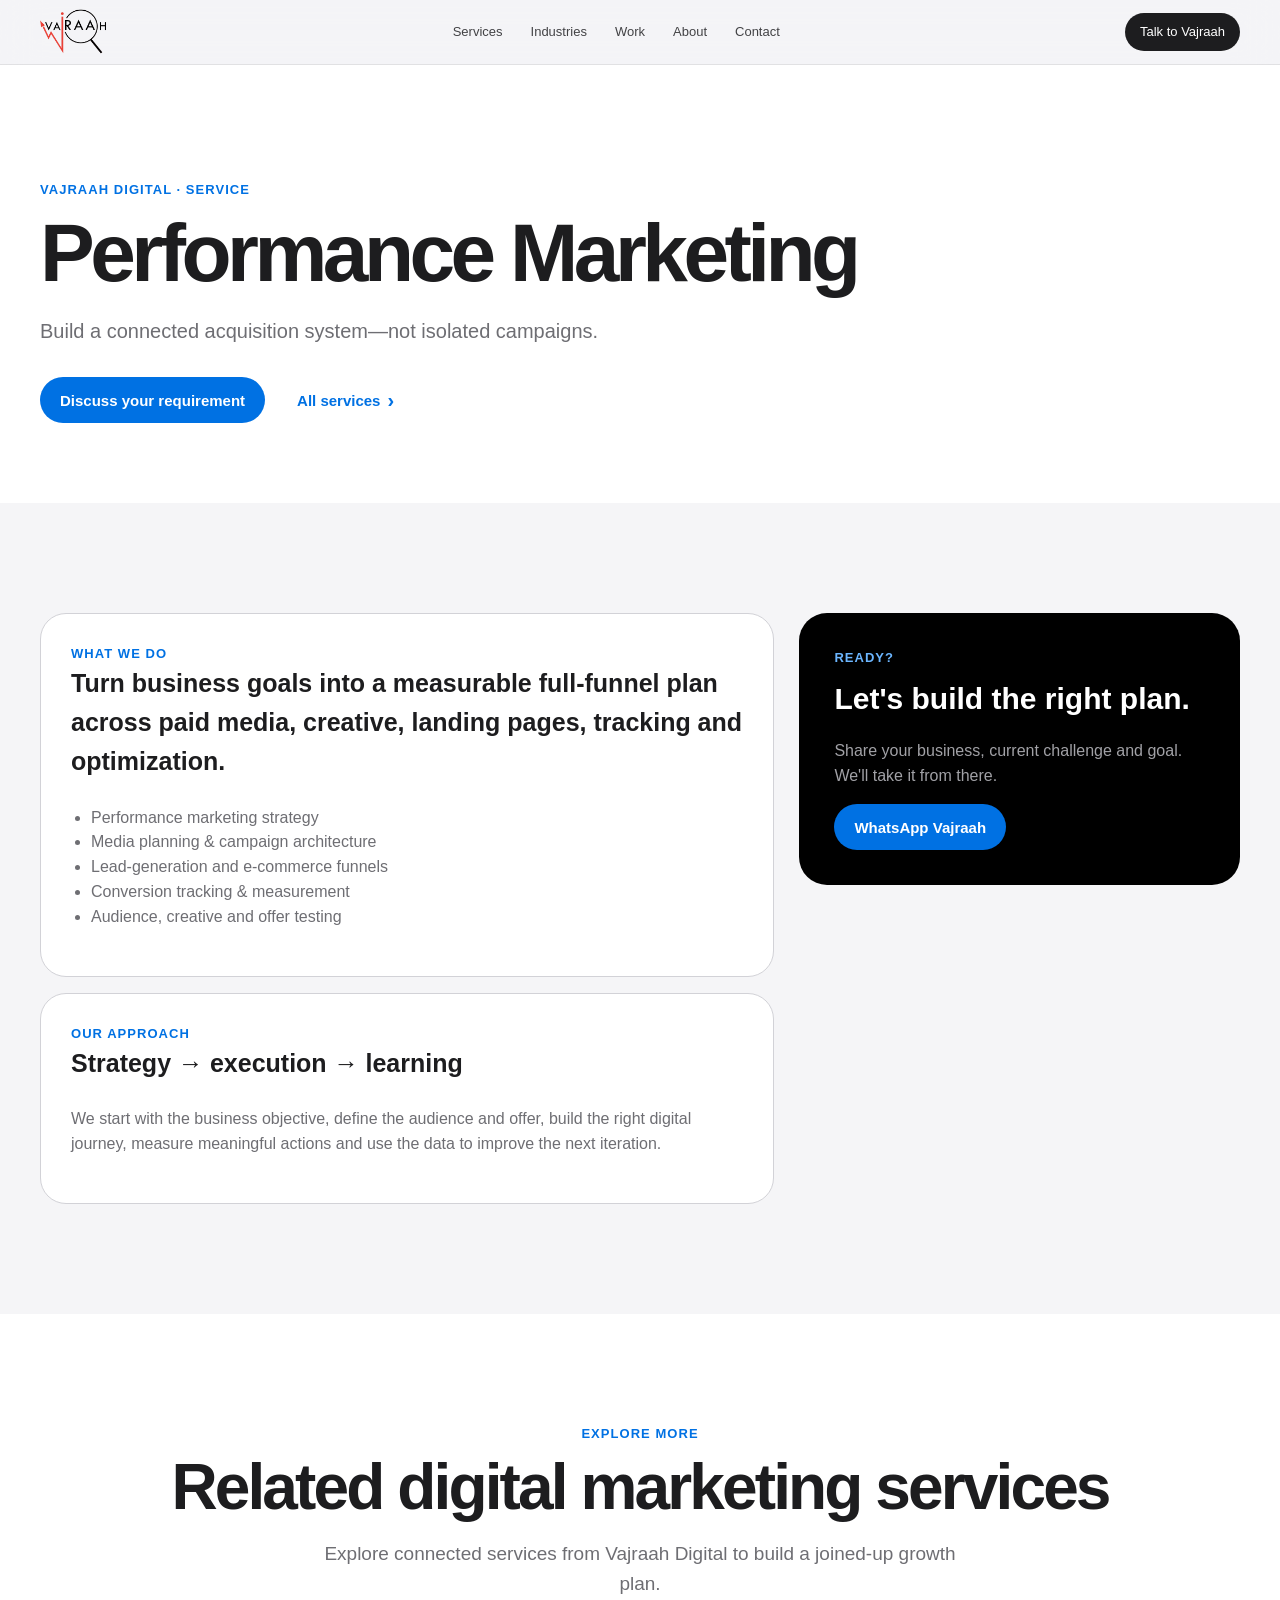
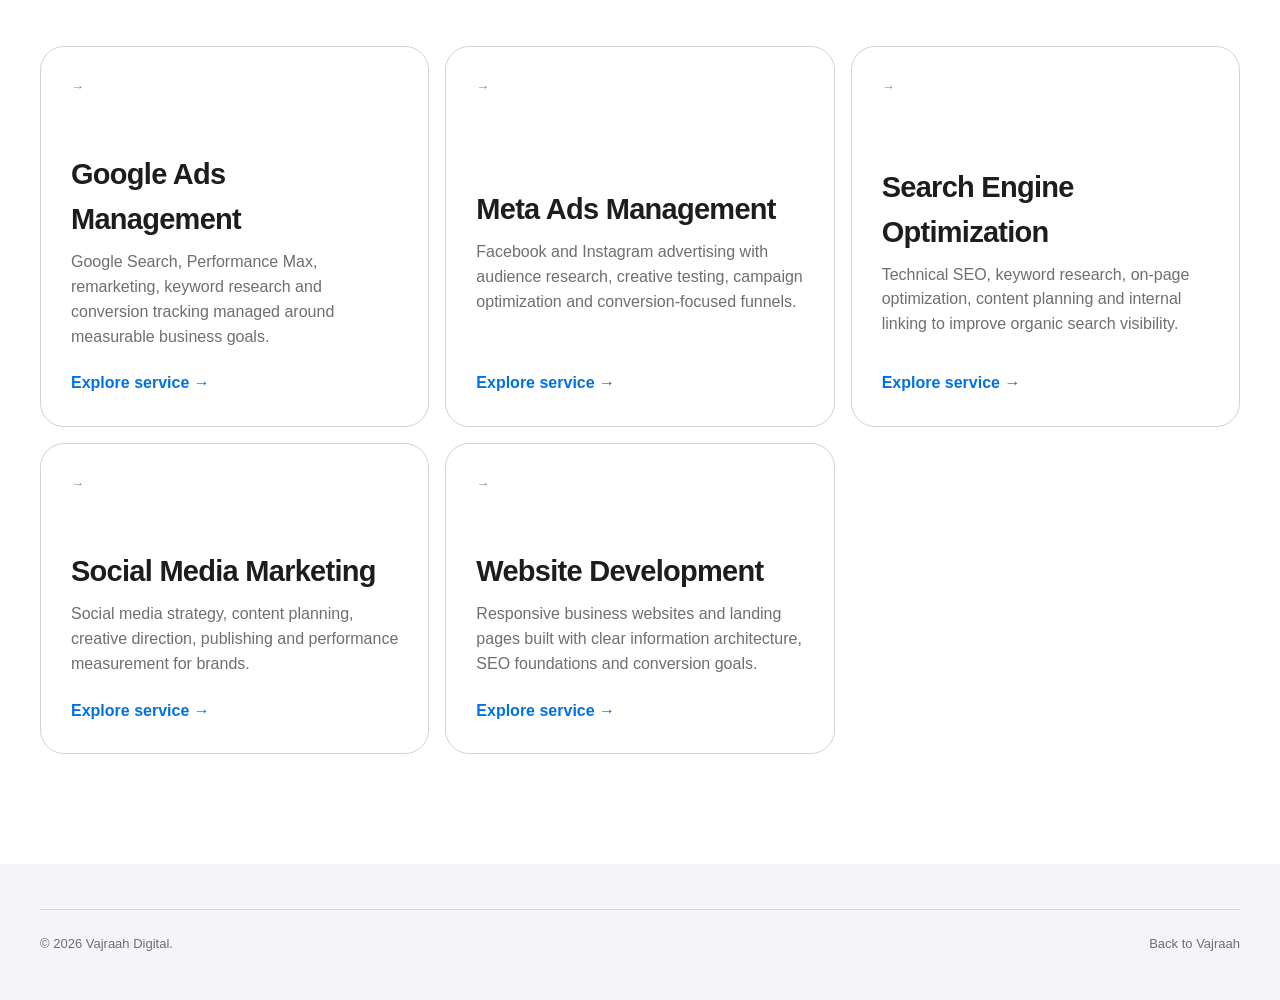
<file: services/performance-marketing.html>
<!doctype html><html lang="en"><head><meta charset="utf-8"><meta name="viewport" content="width=device-width,initial-scale=1"><meta name="robots" content="index, follow, max-image-preview:large"><title>Performance Marketing Agency in Surat | Vajraah Digital</title><meta name="description" content="Turn business goals into a measurable full-funnel plan across paid media, creative, landing pages, tracking and optimization."><meta property="og:type" content="website"><meta property="og:title" content="Performance Marketing Agency in Surat | Vajraah Digital"><meta property="og:description" content="Turn business goals into a measurable full-funnel plan across paid media, creative, landing pages, tracking and optimization."><meta property="og:url" content="https://vajraah.in/services/performance-marketing.html"><meta property="og:image" content="https://vajraah.in/vajraah-logo.webp"><link rel="canonical" href="https://vajraah.in/services/performance-marketing.html"><link rel="stylesheet" href="../styles.css"><script defer src="../script.js"></script><script async src="https://www.googletagmanager.com/gtag/js?id=G-N3TERRL4EP"></script>
<script>
window.dataLayer = window.dataLayer || [];
function gtag(){dataLayer.push(arguments);}
gtag('js', new Date());
gtag('config', 'G-N3TERRL4EP');
</script>
<script type="application/ld+json">{"@context":"https://schema.org","@type":"Service","name":"Performance Marketing","serviceType":"Performance Marketing","url":"https://vajraah.in/services/performance-marketing.html","description":"Full-funnel performance marketing strategy, paid media, creative testing, conversion tracking and campaign optimization for business growth.","provider":{"@type":"ProfessionalService","name":"Vajraah Digital","url":"https://vajraah.in/","telephone":"+91-7041121130","address":{"@type":"PostalAddress","addressLocality":"Surat","addressRegion":"Gujarat","addressCountry":"IN"}},"areaServed":{"@type":"Country","name":"India"}}</script><!-- Google Tag Manager -->
<script>(function(w,d,s,l,i){w[l]=w[l]||[];w[l].push({'gtm.start':
new Date().getTime(),event:'gtm.js'});var f=d.getElementsByTagName(s)[0],
j=d.createElement(s),dl=l!='dataLayer'?'&l='+l:'';j.async=true;j.src=
'https://www.googletagmanager.com/gtm.js?id='+i+dl;f.parentNode.insertBefore(j,f);
})(window,document,'script','dataLayer','GTM-KSPBQ6FC');</script>
<!-- End Google Tag Manager -->
<!-- Meta Pixel Code -->
<script>
!function(f,b,e,v,n,t,s)
{if(f.fbq)return;n=f.fbq=function(){n.callMethod?
n.callMethod.apply(n,arguments):n.queue.push(arguments)};
if(!f._fbq)f._fbq=n;n.push=n;n.loaded=!0;n.version='2.0';
n.queue=[];t=b.createElement(e);t.async=!0;
t.src=v;s=b.getElementsByTagName(e)[0];
s.parentNode.insertBefore(t,s)}(window, document,'script',
'https://connect.facebook.net/en_US/fbevents.js');
fbq('init', '3639084446418063');
fbq('track', 'PageView');
</script>
<!-- End Meta Pixel Code -->
</head><body>
<!-- Meta Pixel Code (noscript) -->
<noscript><img height="1" width="1" style="display:none"
src="https://www.facebook.com/tr?id=3639084446418063&ev=PageView&noscript=1"
/></noscript>
<!-- End Meta Pixel Code (noscript) -->
<!-- Google Tag Manager (noscript) -->
<noscript><iframe src="https://www.googletagmanager.com/ns.html?id=GTM-KSPBQ6FC"
height="0" width="0" style="display:none;visibility:hidden"></iframe></noscript>
<!-- End Google Tag Manager (noscript) --><header class="nav"><div class="wrap navin"><a class="brand" href="../"><img src="../vajraah-logo.webp" alt="Vajraah Digital"></a><nav class="links"><a href="../#services">Services</a><a href="../#industries">Industries</a><a href="../#work">Work</a><a href="../#about">About</a><a href="../#contact">Contact</a></nav><a class="navcta" href="https://wa.me/917041121130">Talk to Vajraah</a><div class="mobile-actions"><a class="mobile-wa" href="https://wa.me/917041121130" aria-label="WhatsApp Vajraah"><svg viewBox="0 0 24 24" aria-hidden="true"><path d="M20.5 3.5A11.8 11.8 0 0 0 12.1 0C5.6 0 .4 5.2.4 11.7c0 2.1.6 4.1 1.6 5.9L.3 23.7l6.2-1.6c1.7.9 3.6 1.3 5.5 1.3h.1c6.4 0 11.7-5.2 11.7-11.7 0-3.1-1.2-6.1-3.3-8.2ZM12.1 21.4c-1.7 0-3.4-.5-4.9-1.3l-.4-.2-3.7 1 1-3.6-.2-.4c-1-1.5-1.5-3.3-1.5-5.1C2.4 6.1 6.8 1.8 12.1 1.8c2.5 0 4.9 1 6.7 2.8a9.4 9.4 0 0 1 2.8 6.7c0 5.3-4.3 9.6-9.5 9.6Zm5.3-7.2c-.3-.2-1.8-.9-2.1-1-.3-.1-.5-.2-.7.2-.2.3-.8 1-.9 1.2-.2.2-.3.2-.6.1-1.6-.8-2.7-1.4-3.8-3.2-.3-.5.3-.5.8-1.6.1-.2.1-.4 0-.6-.1-.2-.7-1.7-1-2.3-.3-.6-.5-.5-.7-.5h-.6c-.2 0-.6.1-.9.4-.3.3-1.1 1.1-1.1 2.6s1.1 3 1.3 3.2c.2.2 2.2 3.4 5.4 4.7.8.3 1.4.5 1.9.7.8.2 1.5.2 2.1.1.7-.1 1.8-.7 2-1.4.3-.7.3-1.3.2-1.4-.1-.2-.3-.2-.6-.3Z"/></svg></a><button class="menu-toggle" type="button" aria-label="Open menu" aria-expanded="false"><svg viewBox="0 0 24 24" aria-hidden="true"><path d="M4 7h16M4 12h16M4 17h16"/></svg></button></div></div><div class="mobile-menu" aria-hidden="true"><nav><a href="../#services">Services</a><a href="../#industries">Industries</a><a href="../#work">Work</a><a href="../#about">About</a><a href="../#contact">Contact</a></nav><a class="mobile-menu-cta" href="https://wa.me/917041121130">Start on WhatsApp</a></div></header><main><section class="service-hero"><div class="wrap reveal"><div class="kicker">VAJRAAH DIGITAL · SERVICE</div><h1>Performance Marketing</h1><p>Build a connected acquisition system—not isolated campaigns.</p><div class="actions" style="justify-content:flex-start"><a class="btn primary" href="https://wa.me/917041121130">Discuss your requirement</a><a class="btn secondary" href="../#services">All services</a></div></div></section><section class="section"><div class="wrap service-layout"><div><div class="feature-card reveal"><div class="kicker">WHAT WE DO</div><h3>Turn business goals into a measurable full-funnel plan across paid media, creative, landing pages, tracking and optimization.</h3><ul><li>Performance marketing strategy</li><li>Media planning & campaign architecture</li><li>Lead-generation and e-commerce funnels</li><li>Conversion tracking & measurement</li><li>Audience, creative and offer testing</li></ul></div><div class="feature-card reveal" style="margin-top:16px"><div class="kicker">OUR APPROACH</div><h3>Strategy → execution → learning</h3><p style="color:var(--muted)">We start with the business objective, define the audience and offer, build the right digital journey, measure meaningful actions and use the data to improve the next iteration.</p></div></div><aside class="sticky-card"><div class="cta-box reveal"><div class="kicker" style="color:#6cb6ff">READY?</div><h3 style="font-size:30px;margin:8px 0">Let's build the right plan.</h3><p>Share your business, current challenge and goal. We'll take it from there.</p><a class="btn primary" href="https://wa.me/917041121130">WhatsApp Vajraah</a></div></aside></div></section><section class="section alt" aria-labelledby="related-services-title"><div class="wrap"><div class="center reveal"><div class="kicker">EXPLORE MORE</div><h2 id="related-services-title">Related digital marketing services</h2><p class="lead">Explore connected services from Vajraah Digital to build a joined-up growth plan.</p></div><div class="service-grid">
<a class="service reveal" href="google-ads.html"><span class="service-num">→</span><div><h3>Google Ads Management</h3><p>Google Search, Performance Max, remarketing, keyword research and conversion tracking managed around measurable business goals.</p></div><span class="arrow">Explore service →</span></a>
<a class="service reveal" href="meta-ads.html"><span class="service-num">→</span><div><h3>Meta Ads Management</h3><p>Facebook and Instagram advertising with audience research, creative testing, campaign optimization and conversion-focused funnels.</p></div><span class="arrow">Explore service →</span></a>
<a class="service reveal" href="seo.html"><span class="service-num">→</span><div><h3>Search Engine Optimization</h3><p>Technical SEO, keyword research, on-page optimization, content planning and internal linking to improve organic search visibility.</p></div><span class="arrow">Explore service →</span></a>
<a class="service reveal" href="social-media.html"><span class="service-num">→</span><div><h3>Social Media Marketing</h3><p>Social media strategy, content planning, creative direction, publishing and performance measurement for brands.</p></div><span class="arrow">Explore service →</span></a>
<a class="service reveal" href="web-development.html"><span class="service-num">→</span><div><h3>Website Development</h3><p>Responsive business websites and landing pages built with clear information architecture, SEO foundations and conversion goals.</p></div><span class="arrow">Explore service →</span></a>
</div></div></section></main><footer class="footer"><div class="wrap footerin"><div>© <span data-year></span> Vajraah Digital.</div><a href="../">Back to Vajraah</a></div></footer></body></html>
</file>
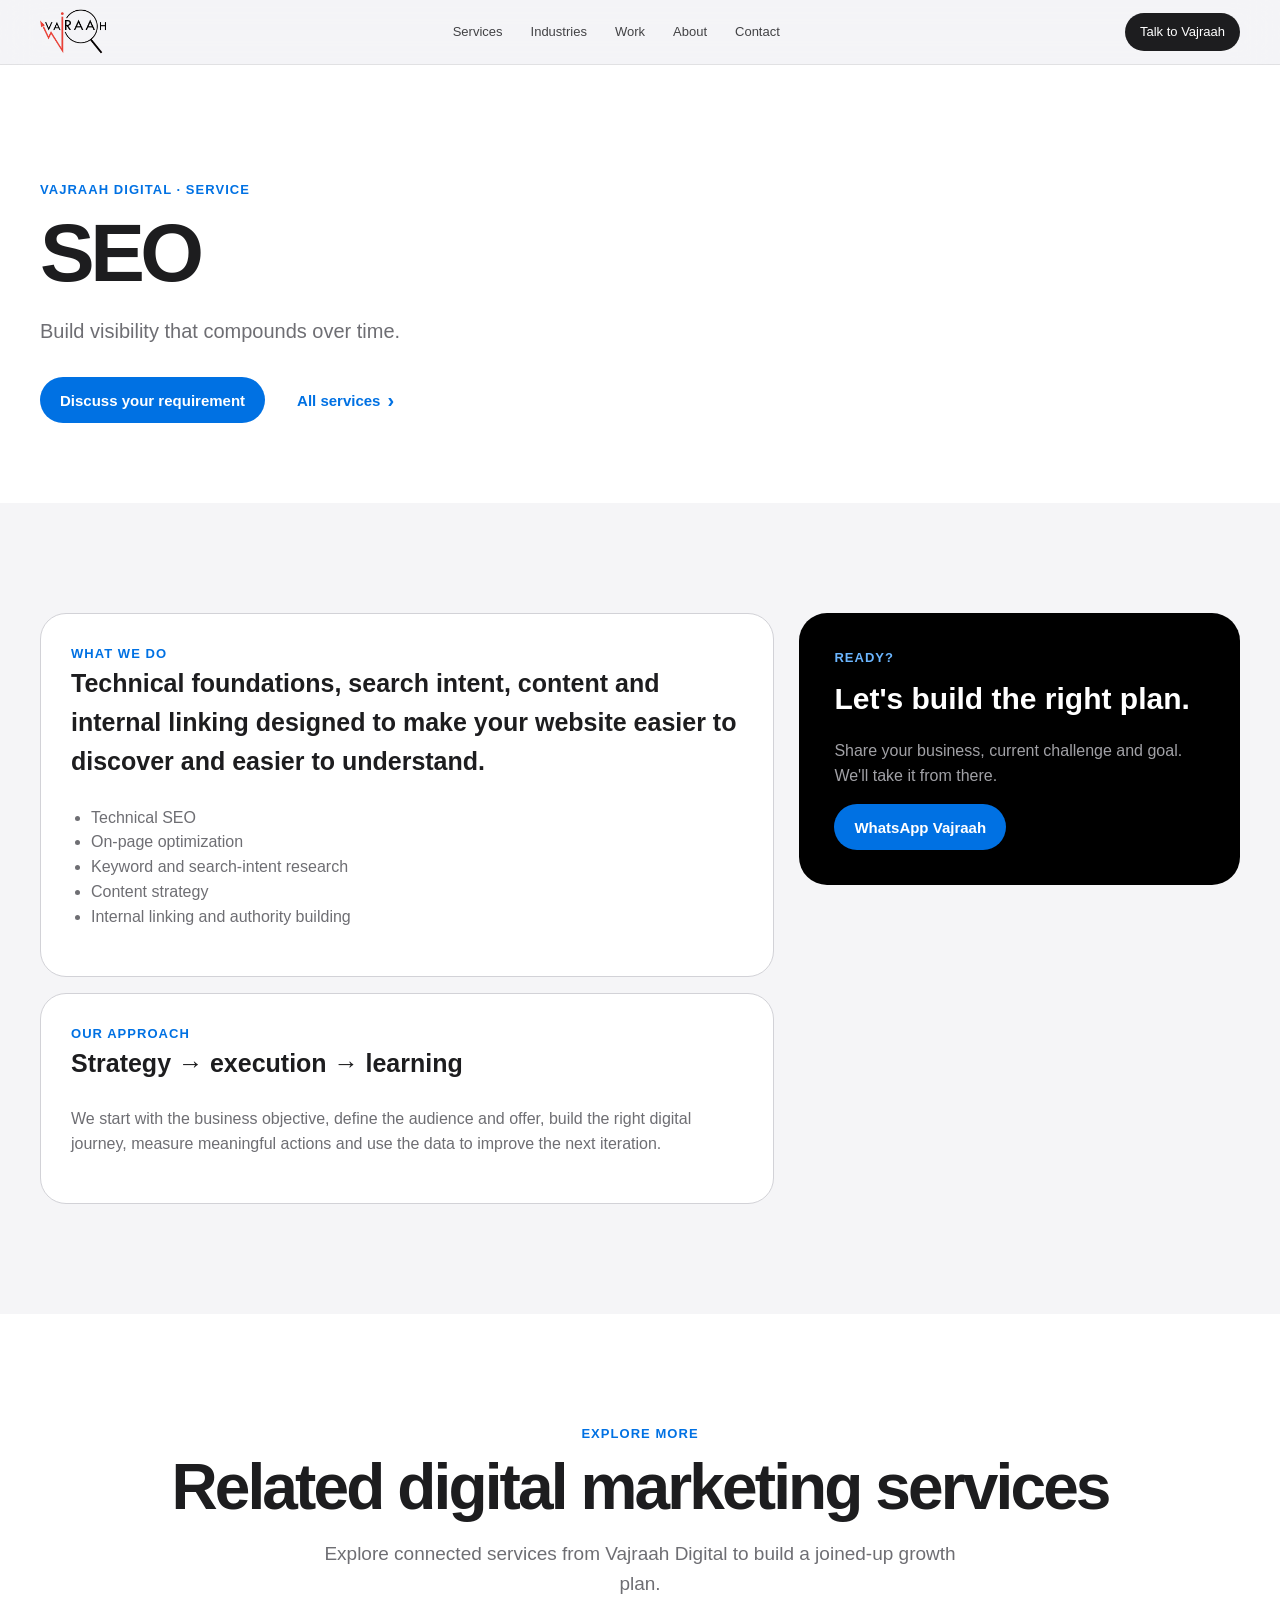
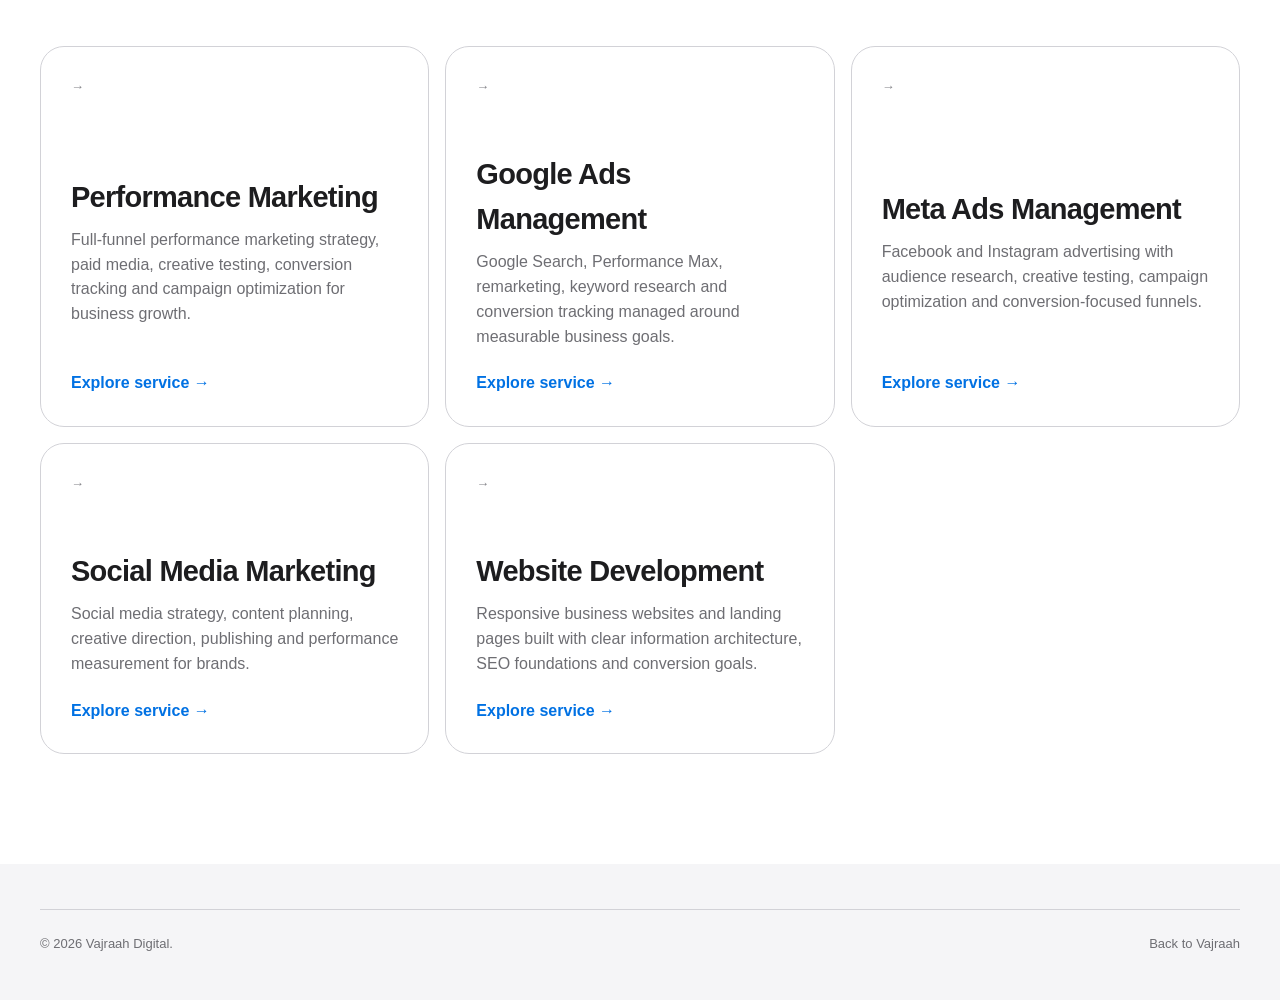
<file: services/seo.html>
<!doctype html><html lang="en"><head><meta charset="utf-8"><meta name="viewport" content="width=device-width,initial-scale=1"><meta name="robots" content="index, follow, max-image-preview:large"><title>SEO Agency in Surat | Vajraah Digital</title><meta name="description" content="Technical foundations, search intent, content and internal linking designed to make your website easier to discover and easier to understand."><meta property="og:type" content="website"><meta property="og:title" content="SEO Agency in Surat | Vajraah Digital"><meta property="og:description" content="Technical foundations, search intent, content and internal linking designed to make your website easier to discover and easier to understand."><meta property="og:url" content="https://vajraah.in/services/seo.html"><meta property="og:image" content="https://vajraah.in/vajraah-logo.webp"><link rel="canonical" href="https://vajraah.in/services/seo.html"><link rel="stylesheet" href="../styles.css"><script defer src="../script.js"></script><script async src="https://www.googletagmanager.com/gtag/js?id=G-N3TERRL4EP"></script>
<script>
window.dataLayer = window.dataLayer || [];
function gtag(){dataLayer.push(arguments);}
gtag('js', new Date());
gtag('config', 'G-N3TERRL4EP');
</script>
<script type="application/ld+json">{"@context":"https://schema.org","@type":"Service","name":"Search Engine Optimization","serviceType":"Search Engine Optimization","url":"https://vajraah.in/services/seo.html","description":"Technical SEO, keyword research, on-page optimization, content planning and internal linking to improve organic search visibility.","provider":{"@type":"ProfessionalService","name":"Vajraah Digital","url":"https://vajraah.in/","telephone":"+91-7041121130","address":{"@type":"PostalAddress","addressLocality":"Surat","addressRegion":"Gujarat","addressCountry":"IN"}},"areaServed":{"@type":"Country","name":"India"}}</script><!-- Google Tag Manager -->
<script>(function(w,d,s,l,i){w[l]=w[l]||[];w[l].push({'gtm.start':
new Date().getTime(),event:'gtm.js'});var f=d.getElementsByTagName(s)[0],
j=d.createElement(s),dl=l!='dataLayer'?'&l='+l:'';j.async=true;j.src=
'https://www.googletagmanager.com/gtm.js?id='+i+dl;f.parentNode.insertBefore(j,f);
})(window,document,'script','dataLayer','GTM-KSPBQ6FC');</script>
<!-- End Google Tag Manager -->
<!-- Meta Pixel Code -->
<script>
!function(f,b,e,v,n,t,s)
{if(f.fbq)return;n=f.fbq=function(){n.callMethod?
n.callMethod.apply(n,arguments):n.queue.push(arguments)};
if(!f._fbq)f._fbq=n;n.push=n;n.loaded=!0;n.version='2.0';
n.queue=[];t=b.createElement(e);t.async=!0;
t.src=v;s=b.getElementsByTagName(e)[0];
s.parentNode.insertBefore(t,s)}(window, document,'script',
'https://connect.facebook.net/en_US/fbevents.js');
fbq('init', '3639084446418063');
fbq('track', 'PageView');
</script>
<!-- End Meta Pixel Code -->
</head><body>
<!-- Meta Pixel Code (noscript) -->
<noscript><img height="1" width="1" style="display:none"
src="https://www.facebook.com/tr?id=3639084446418063&ev=PageView&noscript=1"
/></noscript>
<!-- End Meta Pixel Code (noscript) -->
<!-- Google Tag Manager (noscript) -->
<noscript><iframe src="https://www.googletagmanager.com/ns.html?id=GTM-KSPBQ6FC"
height="0" width="0" style="display:none;visibility:hidden"></iframe></noscript>
<!-- End Google Tag Manager (noscript) --><header class="nav"><div class="wrap navin"><a class="brand" href="../"><img src="../vajraah-logo.webp" alt="Vajraah Digital"></a><nav class="links"><a href="../#services">Services</a><a href="../#industries">Industries</a><a href="../#work">Work</a><a href="../#about">About</a><a href="../#contact">Contact</a></nav><a class="navcta" href="https://wa.me/917041121130">Talk to Vajraah</a><div class="mobile-actions"><a class="mobile-wa" href="https://wa.me/917041121130" aria-label="WhatsApp Vajraah"><svg viewBox="0 0 24 24" aria-hidden="true"><path d="M20.5 3.5A11.8 11.8 0 0 0 12.1 0C5.6 0 .4 5.2.4 11.7c0 2.1.6 4.1 1.6 5.9L.3 23.7l6.2-1.6c1.7.9 3.6 1.3 5.5 1.3h.1c6.4 0 11.7-5.2 11.7-11.7 0-3.1-1.2-6.1-3.3-8.2ZM12.1 21.4c-1.7 0-3.4-.5-4.9-1.3l-.4-.2-3.7 1 1-3.6-.2-.4c-1-1.5-1.5-3.3-1.5-5.1C2.4 6.1 6.8 1.8 12.1 1.8c2.5 0 4.9 1 6.7 2.8a9.4 9.4 0 0 1 2.8 6.7c0 5.3-4.3 9.6-9.5 9.6Zm5.3-7.2c-.3-.2-1.8-.9-2.1-1-.3-.1-.5-.2-.7.2-.2.3-.8 1-.9 1.2-.2.2-.3.2-.6.1-1.6-.8-2.7-1.4-3.8-3.2-.3-.5.3-.5.8-1.6.1-.2.1-.4 0-.6-.1-.2-.7-1.7-1-2.3-.3-.6-.5-.5-.7-.5h-.6c-.2 0-.6.1-.9.4-.3.3-1.1 1.1-1.1 2.6s1.1 3 1.3 3.2c.2.2 2.2 3.4 5.4 4.7.8.3 1.4.5 1.9.7.8.2 1.5.2 2.1.1.7-.1 1.8-.7 2-1.4.3-.7.3-1.3.2-1.4-.1-.2-.3-.2-.6-.3Z"/></svg></a><button class="menu-toggle" type="button" aria-label="Open menu" aria-expanded="false"><svg viewBox="0 0 24 24" aria-hidden="true"><path d="M4 7h16M4 12h16M4 17h16"/></svg></button></div></div><div class="mobile-menu" aria-hidden="true"><nav><a href="../#services">Services</a><a href="../#industries">Industries</a><a href="../#work">Work</a><a href="../#about">About</a><a href="../#contact">Contact</a></nav><a class="mobile-menu-cta" href="https://wa.me/917041121130">Start on WhatsApp</a></div></header><main><section class="service-hero"><div class="wrap reveal"><div class="kicker">VAJRAAH DIGITAL · SERVICE</div><h1>SEO</h1><p>Build visibility that compounds over time.</p><div class="actions" style="justify-content:flex-start"><a class="btn primary" href="https://wa.me/917041121130">Discuss your requirement</a><a class="btn secondary" href="../#services">All services</a></div></div></section><section class="section"><div class="wrap service-layout"><div><div class="feature-card reveal"><div class="kicker">WHAT WE DO</div><h3>Technical foundations, search intent, content and internal linking designed to make your website easier to discover and easier to understand.</h3><ul><li>Technical SEO</li><li>On-page optimization</li><li>Keyword and search-intent research</li><li>Content strategy</li><li>Internal linking and authority building</li></ul></div><div class="feature-card reveal" style="margin-top:16px"><div class="kicker">OUR APPROACH</div><h3>Strategy → execution → learning</h3><p style="color:var(--muted)">We start with the business objective, define the audience and offer, build the right digital journey, measure meaningful actions and use the data to improve the next iteration.</p></div></div><aside class="sticky-card"><div class="cta-box reveal"><div class="kicker" style="color:#6cb6ff">READY?</div><h3 style="font-size:30px;margin:8px 0">Let's build the right plan.</h3><p>Share your business, current challenge and goal. We'll take it from there.</p><a class="btn primary" href="https://wa.me/917041121130">WhatsApp Vajraah</a></div></aside></div></section><section class="section alt" aria-labelledby="related-services-title"><div class="wrap"><div class="center reveal"><div class="kicker">EXPLORE MORE</div><h2 id="related-services-title">Related digital marketing services</h2><p class="lead">Explore connected services from Vajraah Digital to build a joined-up growth plan.</p></div><div class="service-grid">
<a class="service reveal" href="performance-marketing.html"><span class="service-num">→</span><div><h3>Performance Marketing</h3><p>Full-funnel performance marketing strategy, paid media, creative testing, conversion tracking and campaign optimization for business growth.</p></div><span class="arrow">Explore service →</span></a>
<a class="service reveal" href="google-ads.html"><span class="service-num">→</span><div><h3>Google Ads Management</h3><p>Google Search, Performance Max, remarketing, keyword research and conversion tracking managed around measurable business goals.</p></div><span class="arrow">Explore service →</span></a>
<a class="service reveal" href="meta-ads.html"><span class="service-num">→</span><div><h3>Meta Ads Management</h3><p>Facebook and Instagram advertising with audience research, creative testing, campaign optimization and conversion-focused funnels.</p></div><span class="arrow">Explore service →</span></a>
<a class="service reveal" href="social-media.html"><span class="service-num">→</span><div><h3>Social Media Marketing</h3><p>Social media strategy, content planning, creative direction, publishing and performance measurement for brands.</p></div><span class="arrow">Explore service →</span></a>
<a class="service reveal" href="web-development.html"><span class="service-num">→</span><div><h3>Website Development</h3><p>Responsive business websites and landing pages built with clear information architecture, SEO foundations and conversion goals.</p></div><span class="arrow">Explore service →</span></a>
</div></div></section></main><footer class="footer"><div class="wrap footerin"><div>© <span data-year></span> Vajraah Digital.</div><a href="../">Back to Vajraah</a></div></footer></body></html>
</file>
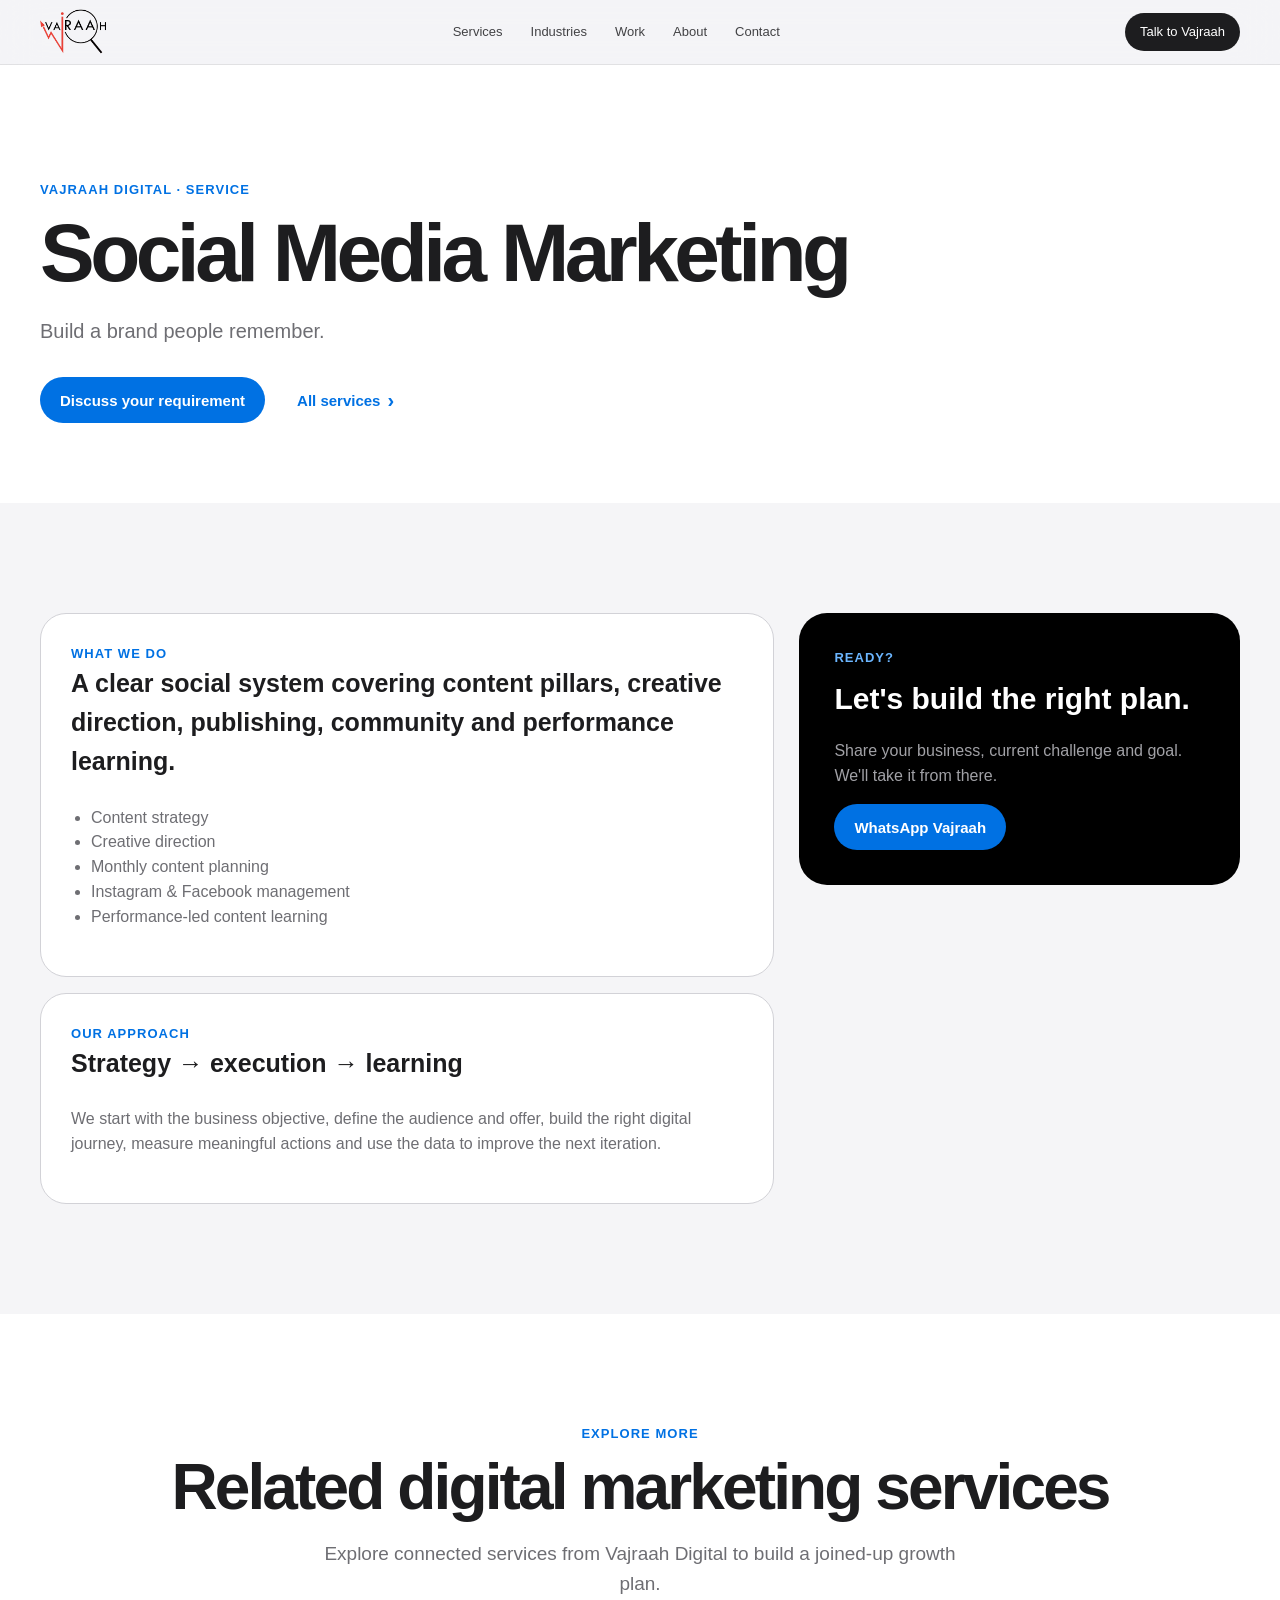
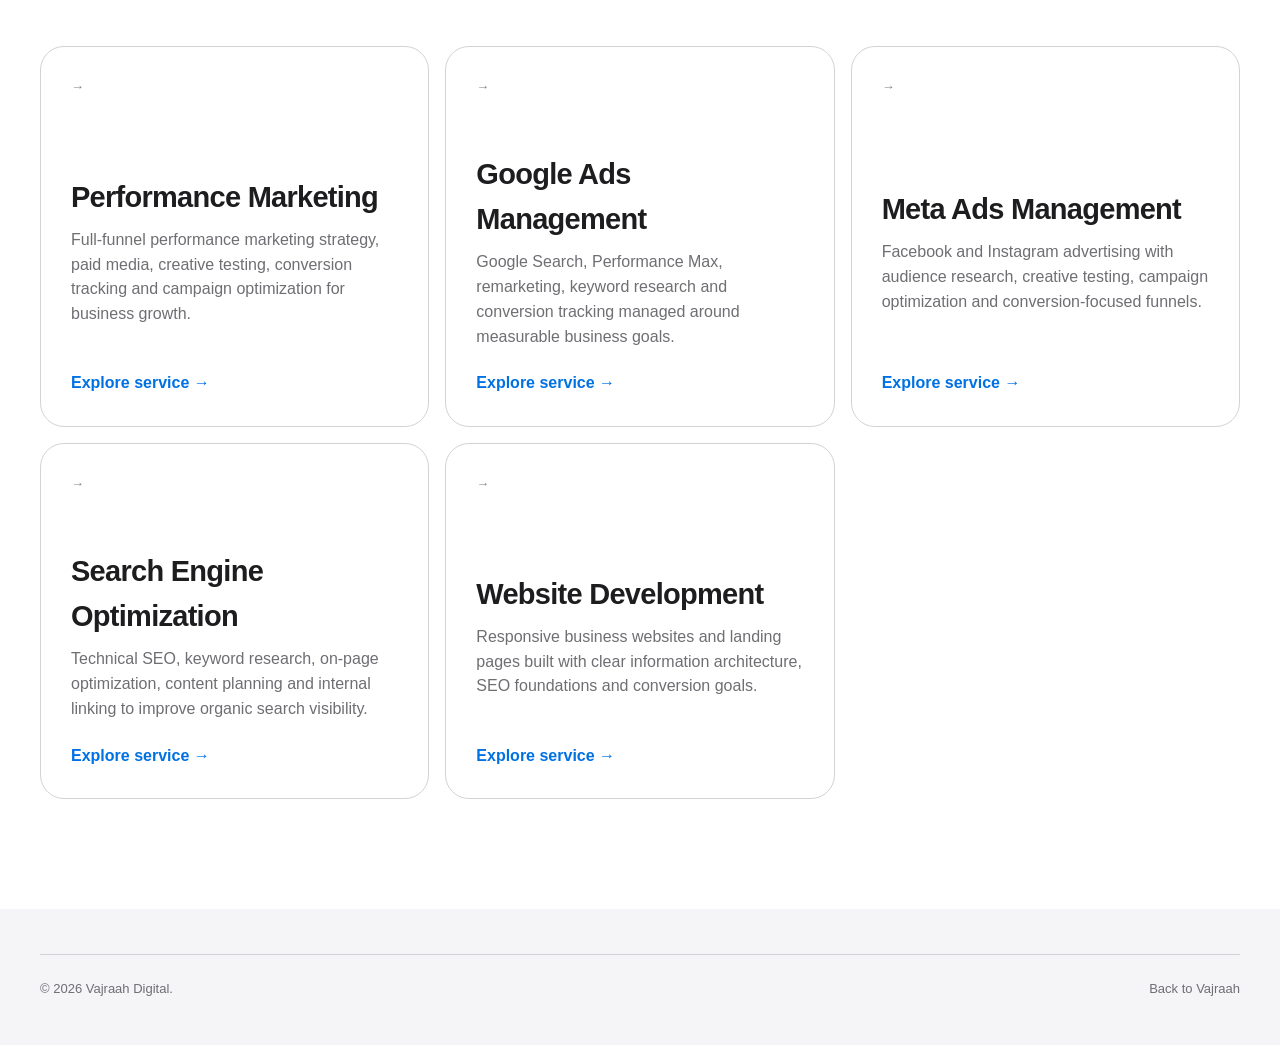
<file: services/social-media.html>
<!doctype html><html lang="en"><head><meta charset="utf-8"><meta name="viewport" content="width=device-width,initial-scale=1"><meta name="robots" content="index, follow, max-image-preview:large"><title>Social Media Management Agency in Surat | Vajraah Digital</title><meta name="description" content="A clear social system covering content pillars, creative direction, publishing, community and performance learning."><meta property="og:type" content="website"><meta property="og:title" content="Social Media Management Agency in Surat | Vajraah Digital"><meta property="og:description" content="A clear social system covering content pillars, creative direction, publishing, community and performance learning."><meta property="og:url" content="https://vajraah.in/services/social-media.html"><meta property="og:image" content="https://vajraah.in/vajraah-logo.webp"><link rel="canonical" href="https://vajraah.in/services/social-media.html"><link rel="stylesheet" href="../styles.css"><script defer src="../script.js"></script><script async src="https://www.googletagmanager.com/gtag/js?id=G-N3TERRL4EP"></script>
<script>
window.dataLayer = window.dataLayer || [];
function gtag(){dataLayer.push(arguments);}
gtag('js', new Date());
gtag('config', 'G-N3TERRL4EP');
</script>
<script type="application/ld+json">{"@context":"https://schema.org","@type":"Service","name":"Social Media Marketing","serviceType":"Social Media Marketing","url":"https://vajraah.in/services/social-media.html","description":"Social media strategy, content planning, creative direction, publishing and performance measurement for brands.","provider":{"@type":"ProfessionalService","name":"Vajraah Digital","url":"https://vajraah.in/","telephone":"+91-7041121130","address":{"@type":"PostalAddress","addressLocality":"Surat","addressRegion":"Gujarat","addressCountry":"IN"}},"areaServed":{"@type":"Country","name":"India"}}</script><!-- Google Tag Manager -->
<script>(function(w,d,s,l,i){w[l]=w[l]||[];w[l].push({'gtm.start':
new Date().getTime(),event:'gtm.js'});var f=d.getElementsByTagName(s)[0],
j=d.createElement(s),dl=l!='dataLayer'?'&l='+l:'';j.async=true;j.src=
'https://www.googletagmanager.com/gtm.js?id='+i+dl;f.parentNode.insertBefore(j,f);
})(window,document,'script','dataLayer','GTM-KSPBQ6FC');</script>
<!-- End Google Tag Manager -->
<!-- Meta Pixel Code -->
<script>
!function(f,b,e,v,n,t,s)
{if(f.fbq)return;n=f.fbq=function(){n.callMethod?
n.callMethod.apply(n,arguments):n.queue.push(arguments)};
if(!f._fbq)f._fbq=n;n.push=n;n.loaded=!0;n.version='2.0';
n.queue=[];t=b.createElement(e);t.async=!0;
t.src=v;s=b.getElementsByTagName(e)[0];
s.parentNode.insertBefore(t,s)}(window, document,'script',
'https://connect.facebook.net/en_US/fbevents.js');
fbq('init', '3639084446418063');
fbq('track', 'PageView');
</script>
<!-- End Meta Pixel Code -->
</head><body>
<!-- Meta Pixel Code (noscript) -->
<noscript><img height="1" width="1" style="display:none"
src="https://www.facebook.com/tr?id=3639084446418063&ev=PageView&noscript=1"
/></noscript>
<!-- End Meta Pixel Code (noscript) -->
<!-- Google Tag Manager (noscript) -->
<noscript><iframe src="https://www.googletagmanager.com/ns.html?id=GTM-KSPBQ6FC"
height="0" width="0" style="display:none;visibility:hidden"></iframe></noscript>
<!-- End Google Tag Manager (noscript) --><header class="nav"><div class="wrap navin"><a class="brand" href="../"><img src="../vajraah-logo.webp" alt="Vajraah Digital"></a><nav class="links"><a href="../#services">Services</a><a href="../#industries">Industries</a><a href="../#work">Work</a><a href="../#about">About</a><a href="../#contact">Contact</a></nav><a class="navcta" href="https://wa.me/917041121130">Talk to Vajraah</a><div class="mobile-actions"><a class="mobile-wa" href="https://wa.me/917041121130" aria-label="WhatsApp Vajraah"><svg viewBox="0 0 24 24" aria-hidden="true"><path d="M20.5 3.5A11.8 11.8 0 0 0 12.1 0C5.6 0 .4 5.2.4 11.7c0 2.1.6 4.1 1.6 5.9L.3 23.7l6.2-1.6c1.7.9 3.6 1.3 5.5 1.3h.1c6.4 0 11.7-5.2 11.7-11.7 0-3.1-1.2-6.1-3.3-8.2ZM12.1 21.4c-1.7 0-3.4-.5-4.9-1.3l-.4-.2-3.7 1 1-3.6-.2-.4c-1-1.5-1.5-3.3-1.5-5.1C2.4 6.1 6.8 1.8 12.1 1.8c2.5 0 4.9 1 6.7 2.8a9.4 9.4 0 0 1 2.8 6.7c0 5.3-4.3 9.6-9.5 9.6Zm5.3-7.2c-.3-.2-1.8-.9-2.1-1-.3-.1-.5-.2-.7.2-.2.3-.8 1-.9 1.2-.2.2-.3.2-.6.1-1.6-.8-2.7-1.4-3.8-3.2-.3-.5.3-.5.8-1.6.1-.2.1-.4 0-.6-.1-.2-.7-1.7-1-2.3-.3-.6-.5-.5-.7-.5h-.6c-.2 0-.6.1-.9.4-.3.3-1.1 1.1-1.1 2.6s1.1 3 1.3 3.2c.2.2 2.2 3.4 5.4 4.7.8.3 1.4.5 1.9.7.8.2 1.5.2 2.1.1.7-.1 1.8-.7 2-1.4.3-.7.3-1.3.2-1.4-.1-.2-.3-.2-.6-.3Z"/></svg></a><button class="menu-toggle" type="button" aria-label="Open menu" aria-expanded="false"><svg viewBox="0 0 24 24" aria-hidden="true"><path d="M4 7h16M4 12h16M4 17h16"/></svg></button></div></div><div class="mobile-menu" aria-hidden="true"><nav><a href="../#services">Services</a><a href="../#industries">Industries</a><a href="../#work">Work</a><a href="../#about">About</a><a href="../#contact">Contact</a></nav><a class="mobile-menu-cta" href="https://wa.me/917041121130">Start on WhatsApp</a></div></header><main><section class="service-hero"><div class="wrap reveal"><div class="kicker">VAJRAAH DIGITAL · SERVICE</div><h1>Social Media Marketing</h1><p>Build a brand people remember.</p><div class="actions" style="justify-content:flex-start"><a class="btn primary" href="https://wa.me/917041121130">Discuss your requirement</a><a class="btn secondary" href="../#services">All services</a></div></div></section><section class="section"><div class="wrap service-layout"><div><div class="feature-card reveal"><div class="kicker">WHAT WE DO</div><h3>A clear social system covering content pillars, creative direction, publishing, community and performance learning.</h3><ul><li>Content strategy</li><li>Creative direction</li><li>Monthly content planning</li><li>Instagram & Facebook management</li><li>Performance-led content learning</li></ul></div><div class="feature-card reveal" style="margin-top:16px"><div class="kicker">OUR APPROACH</div><h3>Strategy → execution → learning</h3><p style="color:var(--muted)">We start with the business objective, define the audience and offer, build the right digital journey, measure meaningful actions and use the data to improve the next iteration.</p></div></div><aside class="sticky-card"><div class="cta-box reveal"><div class="kicker" style="color:#6cb6ff">READY?</div><h3 style="font-size:30px;margin:8px 0">Let's build the right plan.</h3><p>Share your business, current challenge and goal. We'll take it from there.</p><a class="btn primary" href="https://wa.me/917041121130">WhatsApp Vajraah</a></div></aside></div></section><section class="section alt" aria-labelledby="related-services-title"><div class="wrap"><div class="center reveal"><div class="kicker">EXPLORE MORE</div><h2 id="related-services-title">Related digital marketing services</h2><p class="lead">Explore connected services from Vajraah Digital to build a joined-up growth plan.</p></div><div class="service-grid">
<a class="service reveal" href="performance-marketing.html"><span class="service-num">→</span><div><h3>Performance Marketing</h3><p>Full-funnel performance marketing strategy, paid media, creative testing, conversion tracking and campaign optimization for business growth.</p></div><span class="arrow">Explore service →</span></a>
<a class="service reveal" href="google-ads.html"><span class="service-num">→</span><div><h3>Google Ads Management</h3><p>Google Search, Performance Max, remarketing, keyword research and conversion tracking managed around measurable business goals.</p></div><span class="arrow">Explore service →</span></a>
<a class="service reveal" href="meta-ads.html"><span class="service-num">→</span><div><h3>Meta Ads Management</h3><p>Facebook and Instagram advertising with audience research, creative testing, campaign optimization and conversion-focused funnels.</p></div><span class="arrow">Explore service →</span></a>
<a class="service reveal" href="seo.html"><span class="service-num">→</span><div><h3>Search Engine Optimization</h3><p>Technical SEO, keyword research, on-page optimization, content planning and internal linking to improve organic search visibility.</p></div><span class="arrow">Explore service →</span></a>
<a class="service reveal" href="web-development.html"><span class="service-num">→</span><div><h3>Website Development</h3><p>Responsive business websites and landing pages built with clear information architecture, SEO foundations and conversion goals.</p></div><span class="arrow">Explore service →</span></a>
</div></div></section></main><footer class="footer"><div class="wrap footerin"><div>© <span data-year></span> Vajraah Digital.</div><a href="../">Back to Vajraah</a></div></footer></body></html>
</file>
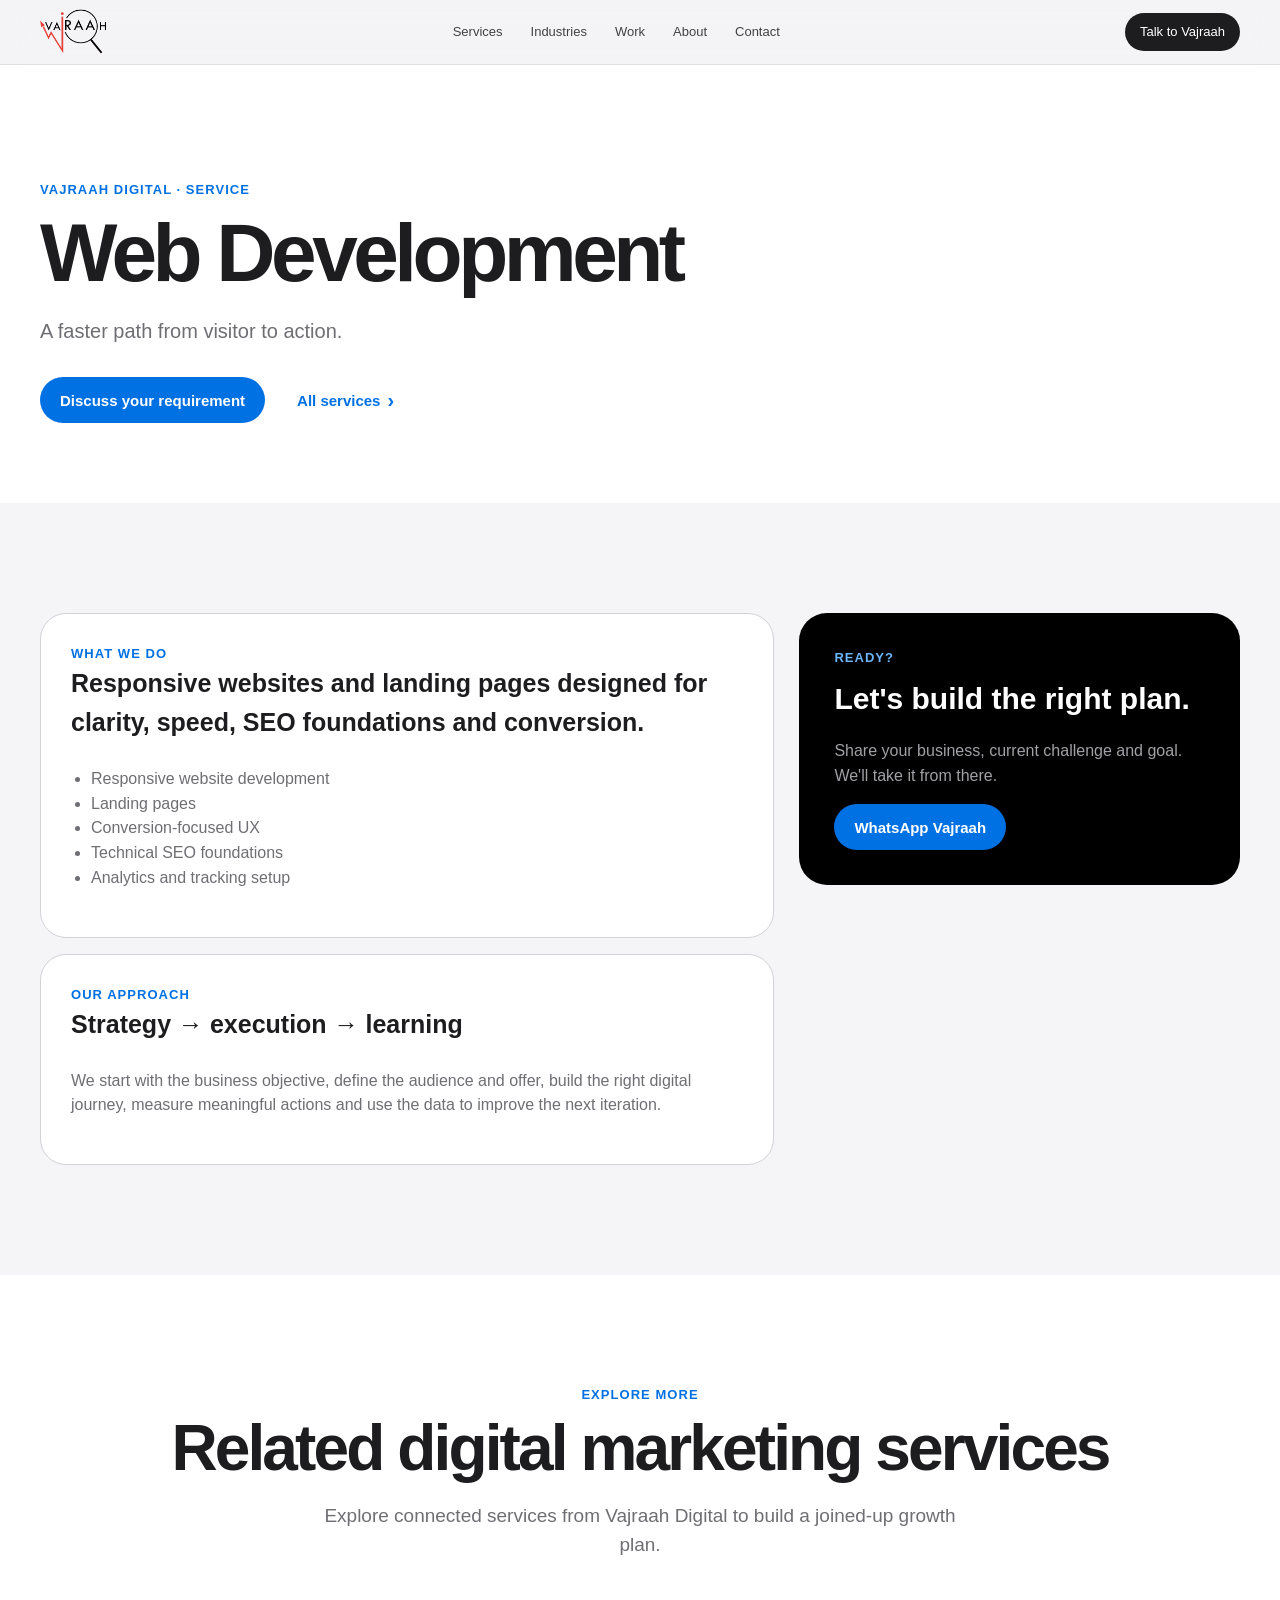
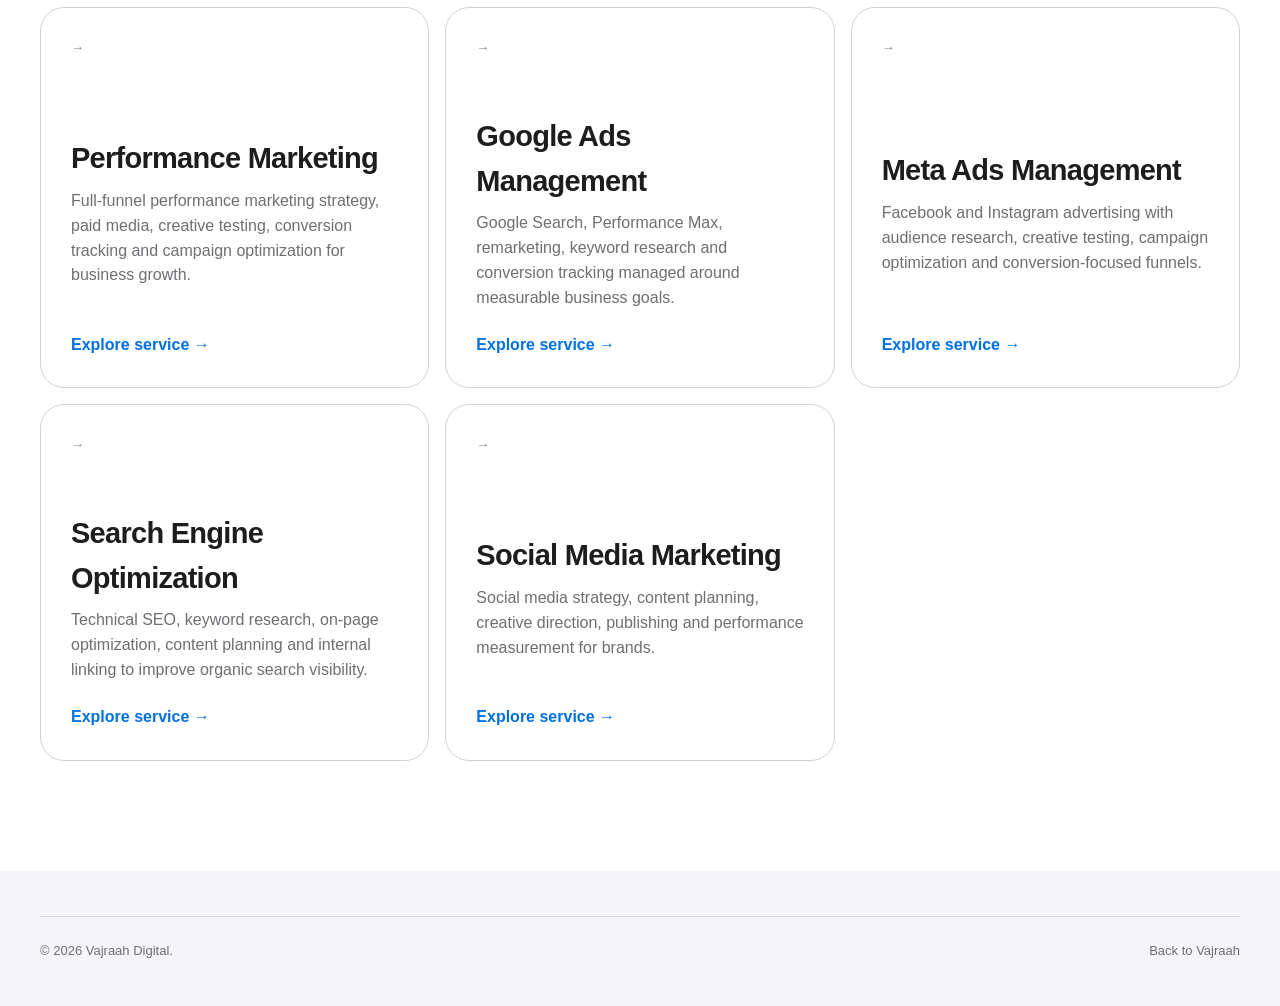
<file: services/web-development.html>
<!doctype html><html lang="en"><head><meta charset="utf-8"><meta name="viewport" content="width=device-width,initial-scale=1"><meta name="robots" content="index, follow, max-image-preview:large"><title>Website Development Company in Surat | Vajraah Digital</title><meta name="description" content="Responsive websites and landing pages designed for clarity, speed, SEO foundations and conversion."><meta property="og:type" content="website"><meta property="og:title" content="Website Development Company in Surat | Vajraah Digital"><meta property="og:description" content="Responsive websites and landing pages designed for clarity, speed, SEO foundations and conversion."><meta property="og:url" content="https://vajraah.in/services/web-development.html"><meta property="og:image" content="https://vajraah.in/vajraah-logo.webp"><link rel="canonical" href="https://vajraah.in/services/web-development.html"><link rel="stylesheet" href="../styles.css"><script defer src="../script.js"></script><script async src="https://www.googletagmanager.com/gtag/js?id=G-N3TERRL4EP"></script>
<script>
window.dataLayer = window.dataLayer || [];
function gtag(){dataLayer.push(arguments);}
gtag('js', new Date());
gtag('config', 'G-N3TERRL4EP');
</script>
<script type="application/ld+json">{"@context":"https://schema.org","@type":"Service","name":"Website Development","serviceType":"Website Development","url":"https://vajraah.in/services/web-development.html","description":"Responsive business websites and landing pages built with clear information architecture, SEO foundations and conversion goals.","provider":{"@type":"ProfessionalService","name":"Vajraah Digital","url":"https://vajraah.in/","telephone":"+91-7041121130","address":{"@type":"PostalAddress","addressLocality":"Surat","addressRegion":"Gujarat","addressCountry":"IN"}},"areaServed":{"@type":"Country","name":"India"}}</script><!-- Google Tag Manager -->
<script>(function(w,d,s,l,i){w[l]=w[l]||[];w[l].push({'gtm.start':
new Date().getTime(),event:'gtm.js'});var f=d.getElementsByTagName(s)[0],
j=d.createElement(s),dl=l!='dataLayer'?'&l='+l:'';j.async=true;j.src=
'https://www.googletagmanager.com/gtm.js?id='+i+dl;f.parentNode.insertBefore(j,f);
})(window,document,'script','dataLayer','GTM-KSPBQ6FC');</script>
<!-- End Google Tag Manager -->
<!-- Meta Pixel Code -->
<script>
!function(f,b,e,v,n,t,s)
{if(f.fbq)return;n=f.fbq=function(){n.callMethod?
n.callMethod.apply(n,arguments):n.queue.push(arguments)};
if(!f._fbq)f._fbq=n;n.push=n;n.loaded=!0;n.version='2.0';
n.queue=[];t=b.createElement(e);t.async=!0;
t.src=v;s=b.getElementsByTagName(e)[0];
s.parentNode.insertBefore(t,s)}(window, document,'script',
'https://connect.facebook.net/en_US/fbevents.js');
fbq('init', '3639084446418063');
fbq('track', 'PageView');
</script>
<!-- End Meta Pixel Code -->
</head><body>
<!-- Meta Pixel Code (noscript) -->
<noscript><img height="1" width="1" style="display:none"
src="https://www.facebook.com/tr?id=3639084446418063&ev=PageView&noscript=1"
/></noscript>
<!-- End Meta Pixel Code (noscript) -->
<!-- Google Tag Manager (noscript) -->
<noscript><iframe src="https://www.googletagmanager.com/ns.html?id=GTM-KSPBQ6FC"
height="0" width="0" style="display:none;visibility:hidden"></iframe></noscript>
<!-- End Google Tag Manager (noscript) --><header class="nav"><div class="wrap navin"><a class="brand" href="../"><img src="../vajraah-logo.webp" alt="Vajraah Digital"></a><nav class="links"><a href="../#services">Services</a><a href="../#industries">Industries</a><a href="../#work">Work</a><a href="../#about">About</a><a href="../#contact">Contact</a></nav><a class="navcta" href="https://wa.me/917041121130">Talk to Vajraah</a><div class="mobile-actions"><a class="mobile-wa" href="https://wa.me/917041121130" aria-label="WhatsApp Vajraah"><svg viewBox="0 0 24 24" aria-hidden="true"><path d="M20.5 3.5A11.8 11.8 0 0 0 12.1 0C5.6 0 .4 5.2.4 11.7c0 2.1.6 4.1 1.6 5.9L.3 23.7l6.2-1.6c1.7.9 3.6 1.3 5.5 1.3h.1c6.4 0 11.7-5.2 11.7-11.7 0-3.1-1.2-6.1-3.3-8.2ZM12.1 21.4c-1.7 0-3.4-.5-4.9-1.3l-.4-.2-3.7 1 1-3.6-.2-.4c-1-1.5-1.5-3.3-1.5-5.1C2.4 6.1 6.8 1.8 12.1 1.8c2.5 0 4.9 1 6.7 2.8a9.4 9.4 0 0 1 2.8 6.7c0 5.3-4.3 9.6-9.5 9.6Zm5.3-7.2c-.3-.2-1.8-.9-2.1-1-.3-.1-.5-.2-.7.2-.2.3-.8 1-.9 1.2-.2.2-.3.2-.6.1-1.6-.8-2.7-1.4-3.8-3.2-.3-.5.3-.5.8-1.6.1-.2.1-.4 0-.6-.1-.2-.7-1.7-1-2.3-.3-.6-.5-.5-.7-.5h-.6c-.2 0-.6.1-.9.4-.3.3-1.1 1.1-1.1 2.6s1.1 3 1.3 3.2c.2.2 2.2 3.4 5.4 4.7.8.3 1.4.5 1.9.7.8.2 1.5.2 2.1.1.7-.1 1.8-.7 2-1.4.3-.7.3-1.3.2-1.4-.1-.2-.3-.2-.6-.3Z"/></svg></a><button class="menu-toggle" type="button" aria-label="Open menu" aria-expanded="false"><svg viewBox="0 0 24 24" aria-hidden="true"><path d="M4 7h16M4 12h16M4 17h16"/></svg></button></div></div><div class="mobile-menu" aria-hidden="true"><nav><a href="../#services">Services</a><a href="../#industries">Industries</a><a href="../#work">Work</a><a href="../#about">About</a><a href="../#contact">Contact</a></nav><a class="mobile-menu-cta" href="https://wa.me/917041121130">Start on WhatsApp</a></div></header><main><section class="service-hero"><div class="wrap reveal"><div class="kicker">VAJRAAH DIGITAL · SERVICE</div><h1>Web Development</h1><p>A faster path from visitor to action.</p><div class="actions" style="justify-content:flex-start"><a class="btn primary" href="https://wa.me/917041121130">Discuss your requirement</a><a class="btn secondary" href="../#services">All services</a></div></div></section><section class="section"><div class="wrap service-layout"><div><div class="feature-card reveal"><div class="kicker">WHAT WE DO</div><h3>Responsive websites and landing pages designed for clarity, speed, SEO foundations and conversion.</h3><ul><li>Responsive website development</li><li>Landing pages</li><li>Conversion-focused UX</li><li>Technical SEO foundations</li><li>Analytics and tracking setup</li></ul></div><div class="feature-card reveal" style="margin-top:16px"><div class="kicker">OUR APPROACH</div><h3>Strategy → execution → learning</h3><p style="color:var(--muted)">We start with the business objective, define the audience and offer, build the right digital journey, measure meaningful actions and use the data to improve the next iteration.</p></div></div><aside class="sticky-card"><div class="cta-box reveal"><div class="kicker" style="color:#6cb6ff">READY?</div><h3 style="font-size:30px;margin:8px 0">Let's build the right plan.</h3><p>Share your business, current challenge and goal. We'll take it from there.</p><a class="btn primary" href="https://wa.me/917041121130">WhatsApp Vajraah</a></div></aside></div></section><section class="section alt" aria-labelledby="related-services-title"><div class="wrap"><div class="center reveal"><div class="kicker">EXPLORE MORE</div><h2 id="related-services-title">Related digital marketing services</h2><p class="lead">Explore connected services from Vajraah Digital to build a joined-up growth plan.</p></div><div class="service-grid">
<a class="service reveal" href="performance-marketing.html"><span class="service-num">→</span><div><h3>Performance Marketing</h3><p>Full-funnel performance marketing strategy, paid media, creative testing, conversion tracking and campaign optimization for business growth.</p></div><span class="arrow">Explore service →</span></a>
<a class="service reveal" href="google-ads.html"><span class="service-num">→</span><div><h3>Google Ads Management</h3><p>Google Search, Performance Max, remarketing, keyword research and conversion tracking managed around measurable business goals.</p></div><span class="arrow">Explore service →</span></a>
<a class="service reveal" href="meta-ads.html"><span class="service-num">→</span><div><h3>Meta Ads Management</h3><p>Facebook and Instagram advertising with audience research, creative testing, campaign optimization and conversion-focused funnels.</p></div><span class="arrow">Explore service →</span></a>
<a class="service reveal" href="seo.html"><span class="service-num">→</span><div><h3>Search Engine Optimization</h3><p>Technical SEO, keyword research, on-page optimization, content planning and internal linking to improve organic search visibility.</p></div><span class="arrow">Explore service →</span></a>
<a class="service reveal" href="social-media.html"><span class="service-num">→</span><div><h3>Social Media Marketing</h3><p>Social media strategy, content planning, creative direction, publishing and performance measurement for brands.</p></div><span class="arrow">Explore service →</span></a>
</div></div></section></main><footer class="footer"><div class="wrap footerin"><div>© <span data-year></span> Vajraah Digital.</div><a href="../">Back to Vajraah</a></div></footer></body></html>
</file>
<file: styles.css>
:root{--bg:#f5f5f7;--surface:#fff;--ink:#1d1d1f;--muted:#6e6e73;--line:#d2d2d7;--blue:#0071e3;--blue2:#147ce5;--black:#000;--max:1200px;--radius:24px}
*{box-sizing:border-box}html{scroll-behavior:smooth}body{margin:0;background:var(--bg);color:var(--ink);font-family:-apple-system,BlinkMacSystemFont,"SF Pro Display","SF Pro Text","Segoe UI",Arial,sans-serif;-webkit-font-smoothing:antialiased;line-height:1.55}a{color:inherit;text-decoration:none}img{max-width:100%}.wrap{width:min(var(--max),calc(100% - 44px));margin:auto}.nav{position:sticky;top:0;z-index:50;background:rgba(245,245,247,.82);backdrop-filter:saturate(180%) blur(20px);border-bottom:1px solid rgba(0,0,0,.08)}.navin{height:64px;display:flex;align-items:center;justify-content:space-between}.brand img{height:50px;width:auto;display:block}.links{display:flex;align-items:center;gap:28px;font-size:13px;color:#424245}.links a:hover{color:var(--blue)}.navcta{background:var(--ink);color:#fff;padding:9px 15px;border-radius:980px;font-size:13px}.menu{display:none;border:0;background:none;font-size:25px}
.mobile-actions{display:none;align-items:center;gap:10px}.mobile-wa,.menu-toggle{width:40px;height:40px;border-radius:50%;display:flex;align-items:center;justify-content:center}.mobile-wa{background:#25D366;color:#fff}.mobile-wa svg{width:21px;height:21px;fill:currentColor}.menu-toggle{border:1px solid var(--line);background:rgba(255,255,255,.72);color:var(--ink);cursor:pointer;padding:0}.menu-toggle svg{width:20px;height:20px;fill:none;stroke:currentColor;stroke-width:1.8;stroke-linecap:round}.mobile-menu{display:none;max-height:0;overflow:hidden;background:rgba(255,255,255,.96);backdrop-filter:blur(20px);border-top:1px solid transparent;transition:max-height .35s ease,border-color .35s ease,padding .35s ease}.mobile-menu nav{display:grid;gap:2px}.mobile-menu a{padding:14px 0;font-size:17px;font-weight:600}.mobile-menu-cta{display:block!important;text-align:center;background:var(--ink);color:#fff!important;border-radius:14px;margin-top:10px!important;padding:13px!important}.nav.menu-open .mobile-menu{max-height:430px;border-top-color:var(--line);padding:12px 30px 18px}.nav.menu-open .menu-toggle{background:var(--ink);color:#fff}.nav.menu-open .menu-toggle svg{transform:rotate(0)}.hero{padding:128px 0 100px;text-align:center;background:linear-gradient(180deg,#fff 0%,#f5f5f7 100%);overflow:hidden}.eyebrow{font-size:14px;font-weight:600;color:var(--blue);letter-spacing:.02em}.hero h1{font-size:clamp(52px,8vw,92px);line-height:1.02;letter-spacing:-.055em;margin:16px auto 22px;max-width:1050px}.hero h1 span{display:block;background:linear-gradient(90deg,#111 0%,#555 45%,#0071e3 100%);-webkit-background-clip:text;background-clip:text;color:transparent}.hero p{font-size:21px;color:var(--muted);max-width:760px;margin:auto}.actions{display:flex;gap:12px;justify-content:center;flex-wrap:wrap;margin-top:30px}.btn{display:inline-flex;align-items:center;justify-content:center;min-height:46px;padding:0 20px;border-radius:980px;font-weight:600;font-size:15px;transition:transform .25s ease,background .25s ease}.btn:hover{transform:translateY(-2px)}.primary{background:var(--blue);color:#fff}.primary:hover{background:var(--blue2)}.secondary{color:var(--blue);background:transparent}.secondary:after{content:"›";margin-left:7px;font-size:20px}.section{padding:110px 0}.section.alt{background:#fff}.kicker{font-size:13px;font-weight:700;color:var(--blue);text-transform:uppercase;letter-spacing:.08em}.section h2{font-size:clamp(38px,5vw,64px);line-height:1.05;letter-spacing:-.045em;margin:10px 0 18px}.lead{color:var(--muted);font-size:19px;max-width:650px}.center{text-align:center}.center .lead{margin:auto}.service-grid{display:grid;grid-template-columns:repeat(3,1fr);gap:16px;margin-top:48px}.service{position:relative;display:flex;flex-direction:column;justify-content:space-between;min-height:310px;padding:30px;background:#fff;border:1px solid var(--line);border-radius:var(--radius);overflow:hidden;transition:transform .45s cubic-bezier(.2,.7,.2,1),box-shadow .45s}.service:before{content:"";position:absolute;inset:auto -20% -45% -20%;height:60%;background:radial-gradient(circle,#dcecff 0,transparent 65%);opacity:0;transition:.45s}.service:hover{transform:translateY(-8px);box-shadow:0 22px 60px rgba(0,0,0,.09)}.service:hover:before{opacity:1}.service>*{position:relative}.service-num{font-size:13px;color:#86868b}.service h3{font-size:29px;letter-spacing:-.025em;margin:55px 0 8px}.service p{color:var(--muted);margin:0}.arrow{margin-top:22px;color:var(--blue);font-weight:600}.pill-grid{display:grid;grid-template-columns:repeat(4,1fr);gap:12px;margin-top:40px}.pill{background:#fff;border:1px solid var(--line);padding:20px;border-radius:18px;font-weight:600}.metrics{display:grid;grid-template-columns:repeat(4,1fr);gap:1px;background:var(--line);border:1px solid var(--line);border-radius:24px;overflow:hidden;margin-top:45px}.metric{background:#fff;padding:34px}.metric strong{font-size:35px;letter-spacing:-.04em}.metric span{display:block;color:var(--muted);margin-top:5px}.process{display:grid;grid-template-columns:repeat(5,1fr);gap:1px;background:var(--line);border:1px solid var(--line);border-radius:24px;overflow:hidden;margin-top:48px}.step{background:#fff;padding:28px;min-height:220px}.step b{font-size:13px;color:var(--blue)}.step h3{font-size:22px;margin:35px 0 7px}.step p{color:var(--muted);font-size:14px}.work-grid{display:grid;grid-template-columns:repeat(3,1fr);gap:16px;margin-top:45px}.work{min-height:340px;padding:30px;border-radius:24px;background:linear-gradient(145deg,#1d1d1f,#414145);color:#fff;display:flex;flex-direction:column;justify-content:end;position:relative;overflow:hidden}.work:nth-child(2){background:linear-gradient(145deg,#0c2340,#1769aa)}.work:nth-child(3){background:linear-gradient(145deg,#252525,#777)}.work small{opacity:.7}.work h3{font-size:30px;margin:8px 0}.work p{color:#d2d2d7}.about{display:grid;grid-template-columns:1fr 1fr;gap:60px;align-items:center}.about-card{background:#fff;border:1px solid var(--line);border-radius:30px;padding:45px}.quote{font-size:28px;line-height:1.2;letter-spacing:-.03em}.faq{max-width:850px;margin:45px auto 0}.faq details{border-top:1px solid var(--line);padding:22px 0}.faq summary{cursor:pointer;font-size:19px;font-weight:600}.faq p{color:var(--muted);max-width:700px}.contact{background:#000;color:#fff;border-radius:32px;padding:70px;display:grid;grid-template-columns:1fr 1fr;gap:50px}.contact .lead{color:#a1a1a6}.contact form{display:grid;gap:12px}.contact input,.contact textarea{width:100%;border:1px solid #444;background:#161617;color:#fff;border-radius:14px;padding:15px;font:inherit}.contact textarea{min-height:140px;resize:vertical}.footer{padding:45px 0;color:#6e6e73;font-size:13px}.footerin{display:flex;justify-content:space-between;gap:20px;flex-wrap:wrap;border-top:1px solid var(--line);padding-top:24px}.reveal{opacity:0;transform:translateY(28px);transition:opacity .8s ease,transform .8s ease}.reveal.visible{opacity:1;transform:none}.service-hero{padding:115px 0 80px;background:#fff}.service-hero h1{font-size:clamp(48px,7vw,82px);line-height:1;letter-spacing:-.055em;max-width:950px;margin:12px 0 22px}.service-hero p{font-size:20px;color:var(--muted);max-width:720px}.service-layout{display:grid;grid-template-columns:1.25fr .75fr;gap:25px;align-items:start}.feature-card{background:#fff;border:1px solid var(--line);border-radius:26px;padding:30px}.feature-card h3{font-size:25px;margin-top:0}.feature-card ul{padding-left:20px;color:var(--muted)}.sticky-card{position:sticky;top:90px}.cta-box{background:#000;color:#fff;border-radius:28px;padding:35px}.cta-box p{color:#a1a1a6}.mobile-cta{display:none}
@media(max-width:950px){.service-grid,.work-grid{grid-template-columns:1fr 1fr}.pill-grid,.metrics{grid-template-columns:1fr 1fr}.process{grid-template-columns:1fr 1fr}.about,.contact,.service-layout{grid-template-columns:1fr}.sticky-card{position:static}.contact{padding:45px}.links{gap:16px}}
@media(max-width:650px){.wrap{width:min(var(--max),calc(100% - 30px))}.links,.navcta,.mobile-cta{display:none}.mobile-actions{display:flex}.menu{display:none}.mobile-menu{display:block}.navin{height:62px}.hero{padding:90px 0 70px}.hero p{font-size:18px}.section{padding:78px 0}.service-grid,.work-grid,.pill-grid,.metrics,.process{grid-template-columns:1fr}.about-card{padding:28px}.contact{padding:30px}.service-hero{padding:85px 0 60px}}
@media(prefers-reduced-motion:reduce){html{scroll-behavior:auto}.reveal{opacity:1;transform:none;transition:none}.service,.btn{transition:none}}
</file>
